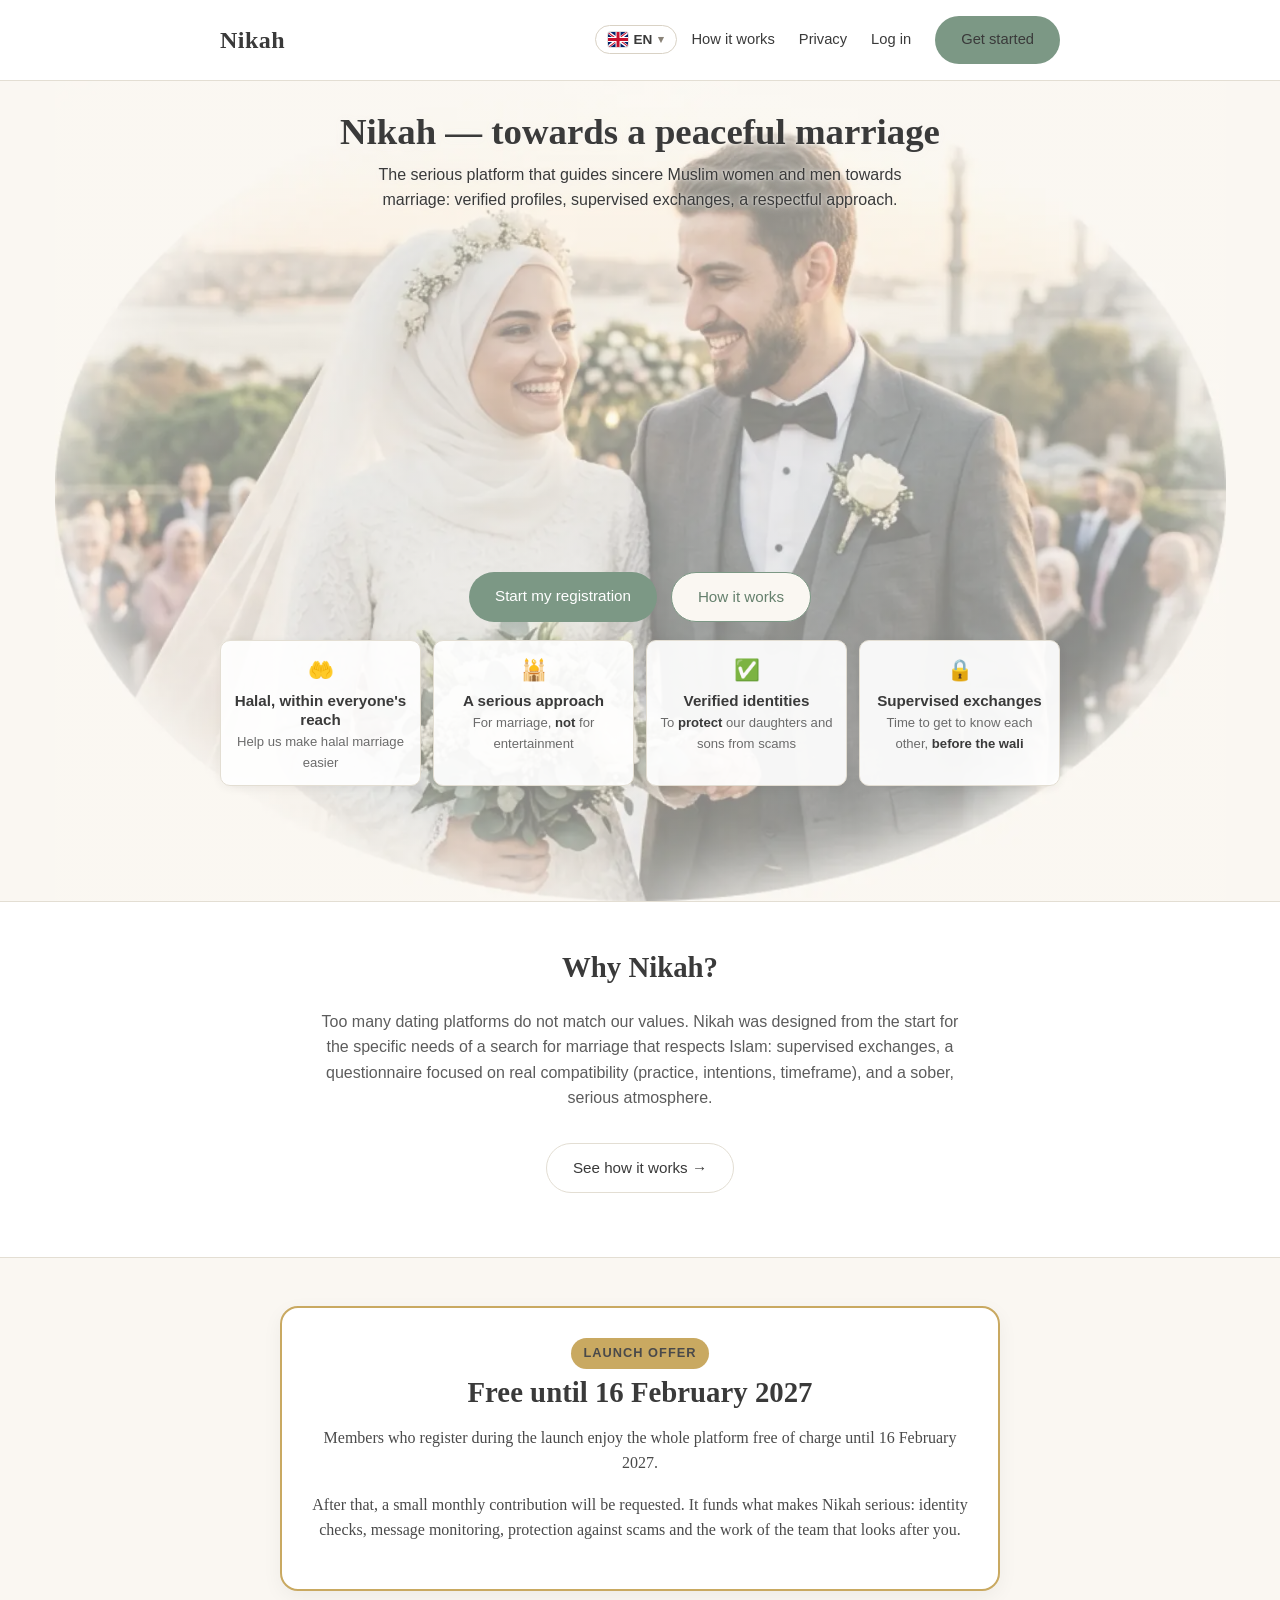
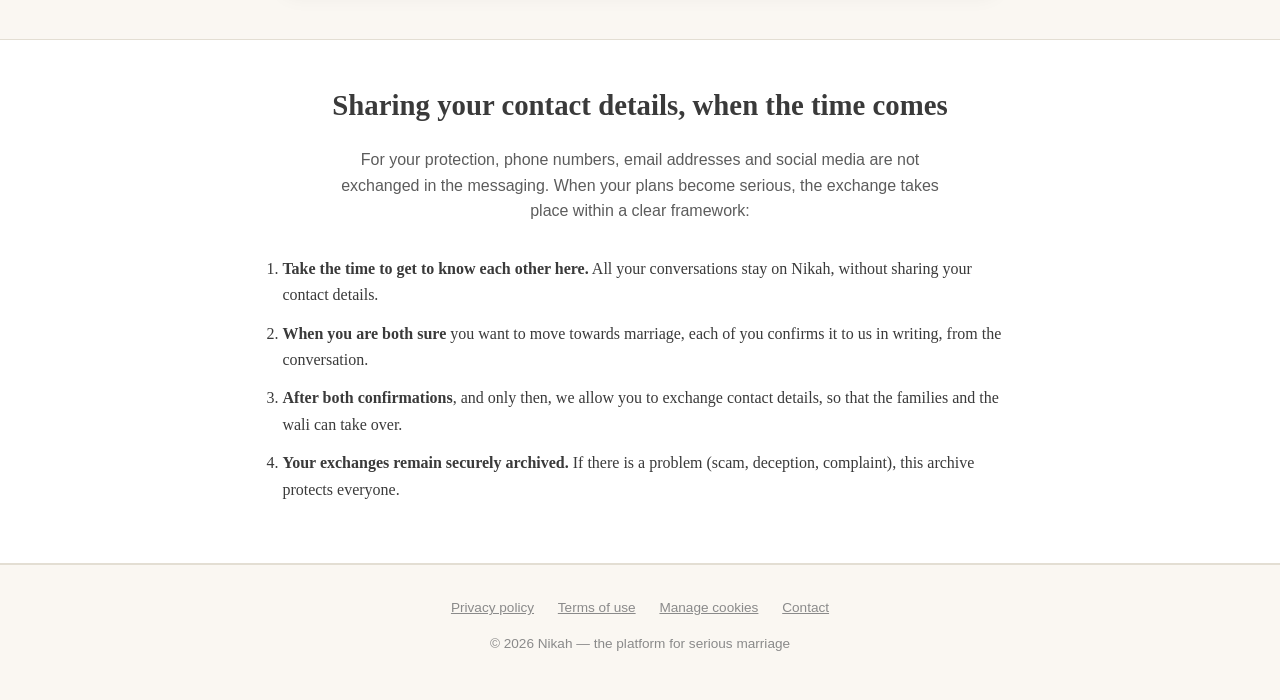
<file: index.html>
<!DOCTYPE html>
<html lang="fr">
<head>
<meta charset="UTF-8">
<meta name="viewport" content="width=device-width, initial-scale=1.0">
<title>Nikah — vers un mariage apaisé</title>
<meta name="description" content="Nikah est la plateforme non lucrative qui accompagne les musulmanes et musulmans sincères dans une recherche de mariage sérieuse, encadrée et respectueuse.">
<link rel="stylesheet" href="css/style.css?v=20261017e">
</head>
<body>

<header class="site-header">
  <div class="container">
    <a href="index.html" class="logo">Nikah</a>
    <nav class="site-nav">
      <a href="comment-ca-marche.html">Comment ça marche</a>
      <a href="confidentialite.html">Confidentialité</a>
      <a href="connexion.html">Se connecter</a>
      <a href="inscription.html" class="btn btn-primary">Commencer</a>
    </nav>
  </div>
</header>

<section class="hero">
  <div class="container">
    <h1>Nikah — vers un mariage apaisé</h1>
    <p class="soustitre">La plateforme sérieuse qui accompagne les musulmanes et musulmans sincères vers le mariage : des profils vérifiés, des échanges encadrés, une démarche respectueuse.</p>
    <div class="hero-actions">
      <a href="inscription.html" class="btn btn-primary">Commencer mon inscription</a>
      <a href="comment-ca-marche.html" class="btn btn-outline">Comment ça marche</a>
    </div>

    <div class="reassurance">
      <div class="carte">
        <span class="emoji">🤲</span>
        <h3>Le halal, à la portée de tous</h3>
        <p>Aidez-nous à faciliter le mariage halal</p>
      </div>
      <div class="carte">
        <span class="emoji">🕌</span>
        <h3>Démarche sérieuse</h3>
        <p>Pour le mariage, <strong>pas</strong> pour le divertissement</p>
      </div>
      <div class="carte">
        <span class="emoji">✅</span>
        <h3>Identités vérifiées</h3>
        <p>Pour <strong>protéger</strong> nos filles et nos fils des arnaques</p>
      </div>
      <div class="carte">
        <span class="emoji">🔒</span>
        <h3>Échanges encadrés</h3>
        <p>Le temps de se connaître, <strong>avant le wali</strong></p>
      </div>
    </div>
  </div>
</section>

<section class="section alt">
  <div class="container">
    <h2>Pourquoi Nikah ?</h2>
    <p class="lead">Trop de plateformes de rencontre ne correspondent pas à nos valeurs. Nikah a été pensé dès le départ pour répondre aux besoins spécifiques d'une recherche de mariage dans le respect de l'islam : encadrement des échanges, questionnaire axé sur la compatibilité réelle (pratique, intentions, délai), et une ambiance sobre et sérieuse.</p>
    <p style="text-align:center;">
      <a href="comment-ca-marche.html" class="btn btn-ghost">Découvrir comment ça marche →</a>
    </p>
  </div>
</section>

<section class="section">
  <div class="container">
    <div class="offre-lancement">
      <p class="offre-etiquette">Offre de lancement</p>
      <h2>Gratuit jusqu'au 16 février 2027</h2>
      <p>Les membres qui s'inscrivent pendant le lancement profitent de toute la plateforme gratuitement jusqu'au 16 février 2027.</p>
      <p>Ensuite, une petite participation mensuelle sera demandée. Elle finance ce qui fait le sérieux de Nikah : la vérification des identités, le contrôle des messages, la protection contre les arnaques et le travail de l'équipe qui veille sur vous.</p>
    </div>
  </div>
</section>

<section class="section alt">
  <div class="container">
    <h2>Échanger vos coordonnées, le moment venu</h2>
    <p class="lead">Pour votre protection, numéros de téléphone, adresses e-mail et réseaux sociaux ne s'échangent pas dans la messagerie. Lorsque votre projet devient sérieux, l'échange se fait dans un cadre clair :</p>
    <ol class="etapes-contact">
      <li><strong>Prenez le temps de vous connaître ici.</strong> Toutes vos discussions restent sur Nikah, sans donner vos coordonnées.</li>
      <li><strong>Quand vous êtes tous les deux sûrs</strong> de vouloir avancer vers le mariage, chacun de vous nous le confirme par écrit, depuis la conversation.</li>
      <li><strong>Après les deux confirmations</strong>, et seulement à ce moment-là, nous autorisons l'échange de vos coordonnées, pour que les familles et le wali puissent prendre le relais.</li>
      <li><strong>Vos échanges restent archivés</strong> de façon sécurisée. En cas de problème (arnaque, tromperie, plainte), cette archive permet de protéger chacun.</li>
    </ol>
  </div>
</section>

<footer class="site-footer">
  <div class="container">
    <a href="confidentialite.html">Politique de confidentialité</a>
    <a href="conditions.html">Conditions d'utilisation</a>
    <a href="#" data-cookies>Gérer mes cookies</a>
    <a href="contact.html">Contact</a>
    <p style="margin-top:14px;">&copy; 2026 Nikah — la plateforme du mariage sérieux</p>
  </div>
</footer>

<script src="js/cookies.js?v=20261016p"></script>
<script src="js/i18n.js?v=20261017d"></script>
</body>
</html>
</file>
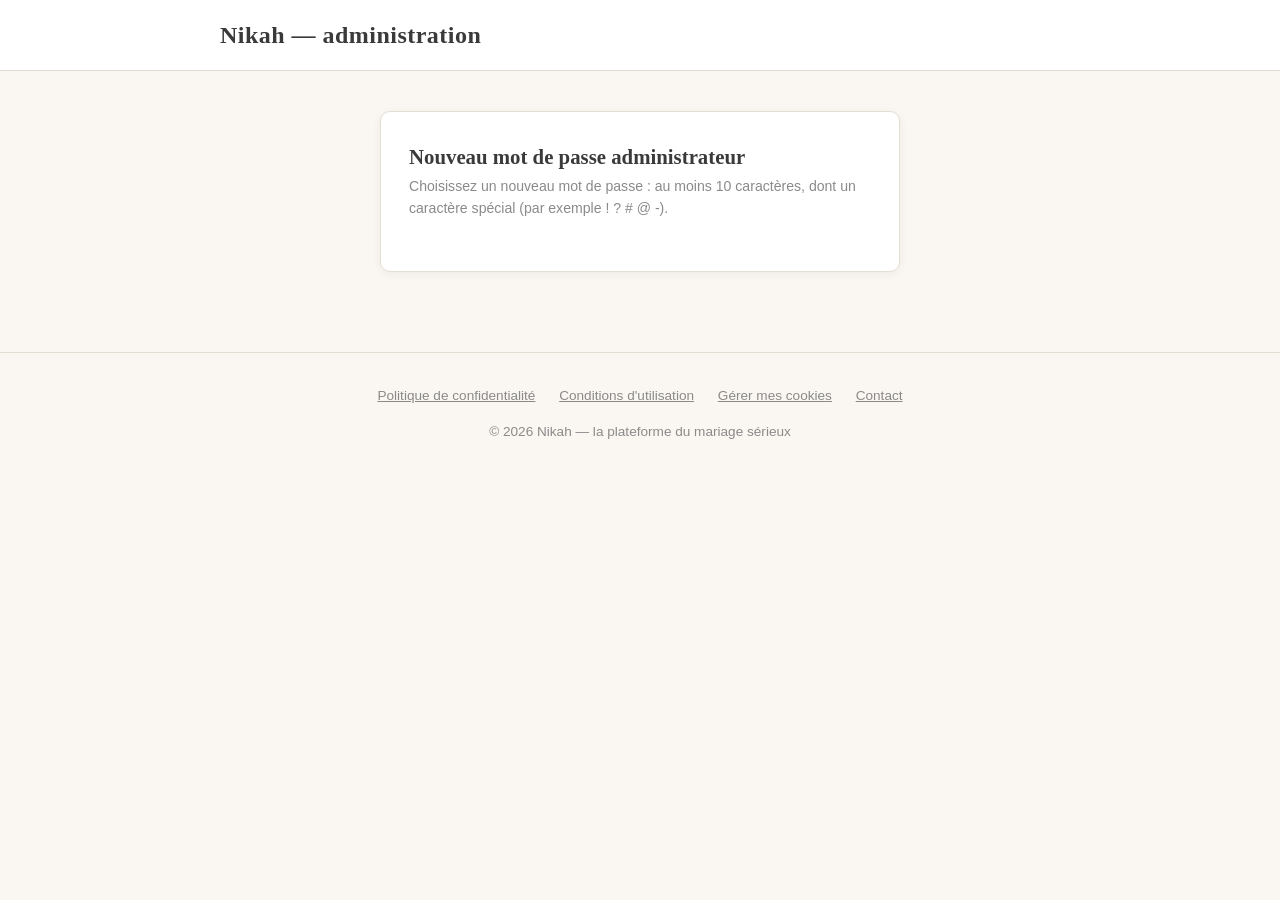
<file: administration-reinitialiser.html>
<!DOCTYPE html>
<html lang="fr">
<head>
<meta charset="UTF-8">
<meta name="viewport" content="width=device-width, initial-scale=1.0">
<title>Nouveau mot de passe administrateur — Nikah</title>
<meta name="robots" content="noindex, nofollow">
<link rel="stylesheet" href="css/style.css?v=20261016a">
</head>
<body>

<header class="site-header">
  <div class="container">
    <span class="logo">Nikah — administration</span>
  </div>
</header>

<main class="questionnaire-wrap">
  <div class="carte-question">
    <h2>Nouveau mot de passe administrateur</h2>
    <p class="aide">Choisissez un nouveau mot de passe : au moins 10 caractères, dont un caractère spécial (par exemple ! ? # @ -).</p>
    <form id="formReset" novalidate>
      <div class="mdp-wrap"><input type="password" id="champMdp" class="champ-texte" placeholder="Nouveau mot de passe" autocomplete="new-password"><button type="button" class="mdp-oeil" data-cible="champMdp" aria-label="Afficher le mot de passe"></button></div>
      <div class="mdp-wrap"><input type="password" id="champMdp2" class="champ-texte" placeholder="Confirmez le mot de passe" autocomplete="new-password"><button type="button" class="mdp-oeil" data-cible="champMdp2" aria-label="Afficher le mot de passe"></button></div>
      <p id="messageErreur" style="color:#a33; font-family:Helvetica,Arial,sans-serif; font-size:0.9rem; margin-top:14px; display:none;"></p>
      <div class="nav-questionnaire">
        <span></span>
        <button type="submit" class="btn btn-primary" id="btnValider">Enregistrer</button>
      </div>
    </form>
    <div id="blocSucces" style="display:none; text-align:center;">
      <p class="aide" style="color:#3d6b4f;">Votre mot de passe a bien été modifié.</p>
      <div class="nav-questionnaire" style="justify-content:center;"><a href="administration.html" class="btn btn-primary">Aller à l'administration</a></div>
    </div>
  </div>
</main>

<footer class="site-footer">
  <div class="container">
    <a href="confidentialite.html">Politique de confidentialité</a>
    <a href="conditions.html">Conditions d'utilisation</a>
    <a href="#" data-cookies>Gérer mes cookies</a>
    <a href="contact.html">Contact</a>
    <p style="margin-top:14px;">&copy; 2026 Nikah — la plateforme du mariage sérieux</p>
  </div>
</footer>

<script src="js/administration-reinitialiser.js?v=20261016a"></script>
<script src="js/cookies.js?v=20261016p"></script>
</body>
</html>
</file>
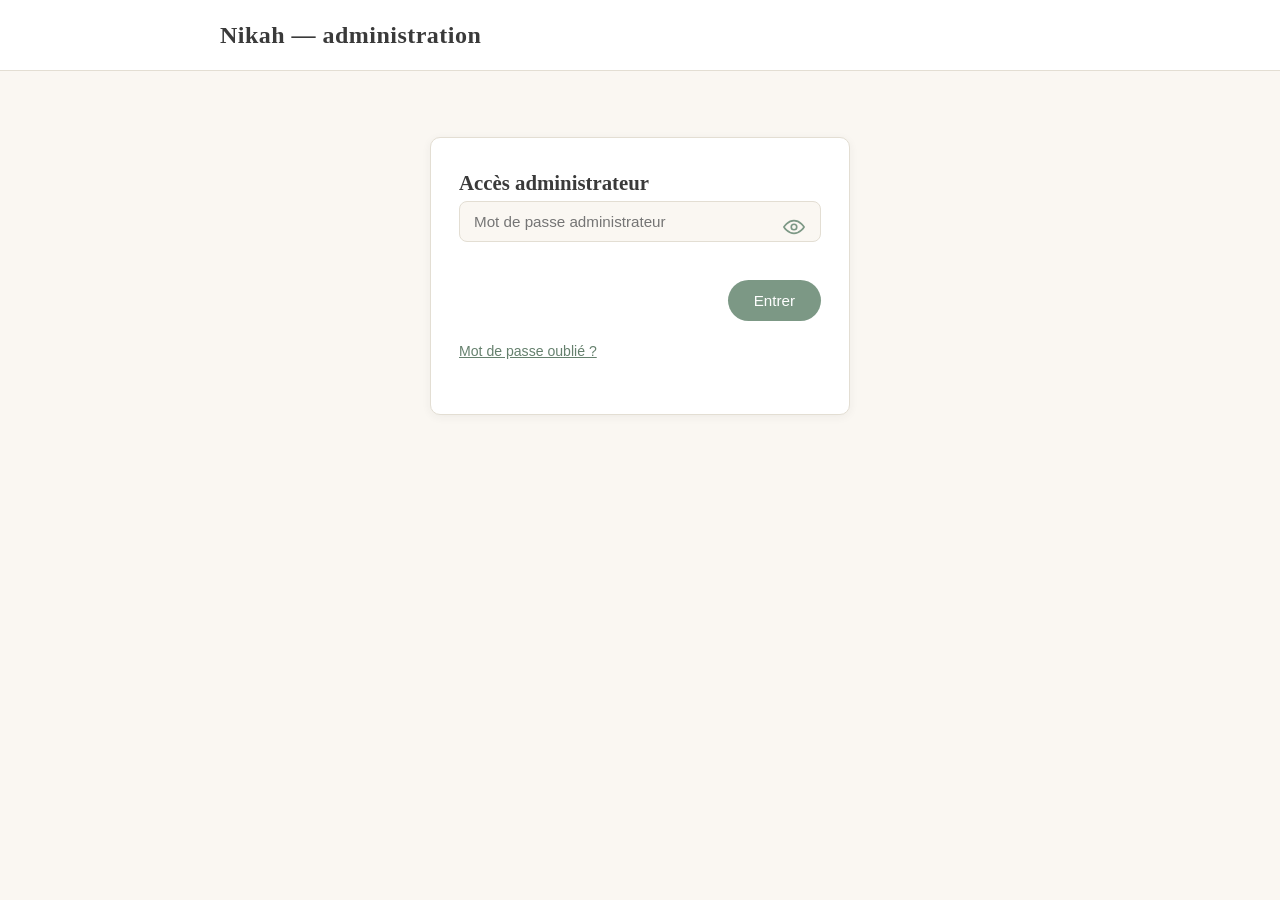
<file: administration.html>
<!DOCTYPE html>
<html lang="fr">
<head>
<meta charset="UTF-8">
<meta name="viewport" content="width=device-width, initial-scale=1.0">
<meta name="robots" content="noindex, nofollow">
<title>Administration — Nikah</title>
<link rel="stylesheet" href="css/style.css?v=20261017e">
</head>
<body>

<header class="site-header">
  <div class="container">
    <span class="logo">Nikah — administration</span>
    <nav class="site-nav"><a href="#" id="btnMdpAdmin" style="display:none;">Mot de passe</a><a href="#" id="btnSortir" style="display:none;">Se déconnecter</a></nav>
  </div>
</header>

<main class="espace">
  <div class="container">
    <div id="blocConnexion" class="carte-question" style="max-width:420px; margin:30px auto;">
      <h2>Accès administrateur</h2>
      <form id="formAdmin" novalidate>
        <div class="mdp-wrap">
          <input type="password" id="champMdpAdmin" class="champ-texte" placeholder="Mot de passe administrateur" autocomplete="current-password">
          <button type="button" class="mdp-oeil" id="oeilAdmin" data-cible="champMdpAdmin" aria-label="Afficher le mot de passe"></button>
        </div>
        <p id="erreurAdmin" style="color:#a33; font-family:Helvetica,Arial,sans-serif; font-size:0.9rem; margin-top:14px; display:none;"></p>
        <div class="nav-questionnaire"><span></span><button type="submit" class="btn btn-primary" id="btnAdmin">Entrer</button></div>
      </form>
      <p class="aide" style="margin-top:1.4em;"><a href="#" id="lienOubliAdmin">Mot de passe oublié ?</a></p>
      <p id="okOubliAdmin" style="color:#3d6b4f; font-family:Helvetica,Arial,sans-serif; font-size:0.95rem; margin-top:10px; display:none; background:#eef3ef; padding:12px; border-radius:8px;"></p>
    </div>

    <div id="blocOnglets" class="admin-onglets" style="display:none;">
      <button type="button" id="ongletProfils" class="actif">Profils</button>
      <button type="button" id="ongletMessages">Messages à contrôler</button>
      <button type="button" id="ongletApprouves">Messages approuvés</button>
      <button type="button" id="ongletRefuses">Messages refusés</button>
      <button type="button" id="ongletRetenus">Messages retenus</button>
      <button type="button" id="ongletSignalements">Signalements</button>
    </div>

    <div id="blocMessagesAdmin" style="display:none;">
      <h1 id="titreMessages">Messages à contrôler</h1>
      <p class="aide" id="resumeMessages"></p>
      <div id="listeMessagesAdmin" class="admin-liste"></div>
    </div>

    <div id="blocListe" style="display:none;">
      <h1>Profils inscrits</h1>
      <p class="aide" id="resumeAdmin"></p>
      <div id="listeAdmin" class="admin-liste"></div>
    </div>
  </div>
</main>

<div id="fenetreMdpAdmin" class="fenetre-chat" hidden>
  <div class="fenetre-chat-fond" data-fermer-mdp></div>
  <div class="fenetre-chat-boite" role="dialog" aria-labelledby="titreMdpAdmin">
    <div class="fenetre-chat-entete" style="display:flex; justify-content:space-between; align-items:center;">
      <strong id="titreMdpAdmin">Changer le mot de passe administrateur</strong>
      <button type="button" class="fenetre-chat-fermer" data-fermer-mdp aria-label="Fermer" style="background:none;border:0;font-size:1.4rem;cursor:pointer;">×</button>
    </div>
    <p class="aide" style="font-size:0.88rem;">Au moins 10 caractères, dont un caractère spécial. Un e-mail de confirmation sera envoyé à l'adresse de l'administrateur.</p>
    <form id="formMdpAdmin" novalidate>
      <div class="mdp-wrap"><input type="password" id="mdpAdminActuel" class="champ-texte" placeholder="Mot de passe actuel" autocomplete="current-password"><button type="button" class="mdp-oeil" data-cible="mdpAdminActuel" aria-label="Afficher le mot de passe"></button></div>
      <div class="mdp-wrap"><input type="password" id="mdpAdminNouveau" class="champ-texte" placeholder="Nouveau mot de passe" autocomplete="new-password"><button type="button" class="mdp-oeil" data-cible="mdpAdminNouveau" aria-label="Afficher le mot de passe"></button></div>
      <div class="mdp-wrap"><input type="password" id="mdpAdminNouveau2" class="champ-texte" placeholder="Confirmez le nouveau mot de passe" autocomplete="new-password"><button type="button" class="mdp-oeil" data-cible="mdpAdminNouveau2" aria-label="Afficher le mot de passe"></button></div>
      <p id="mdpAdminMessage" class="compte-message"></p>
      <div class="compte-actions"><button type="submit" class="btn btn-primary" id="btnMdpAdminValider">Enregistrer</button></div>
    </form>
  </div>
</div>

<script src="js/administration.js?v=20261017a"></script>
</body>
</html>
</file>
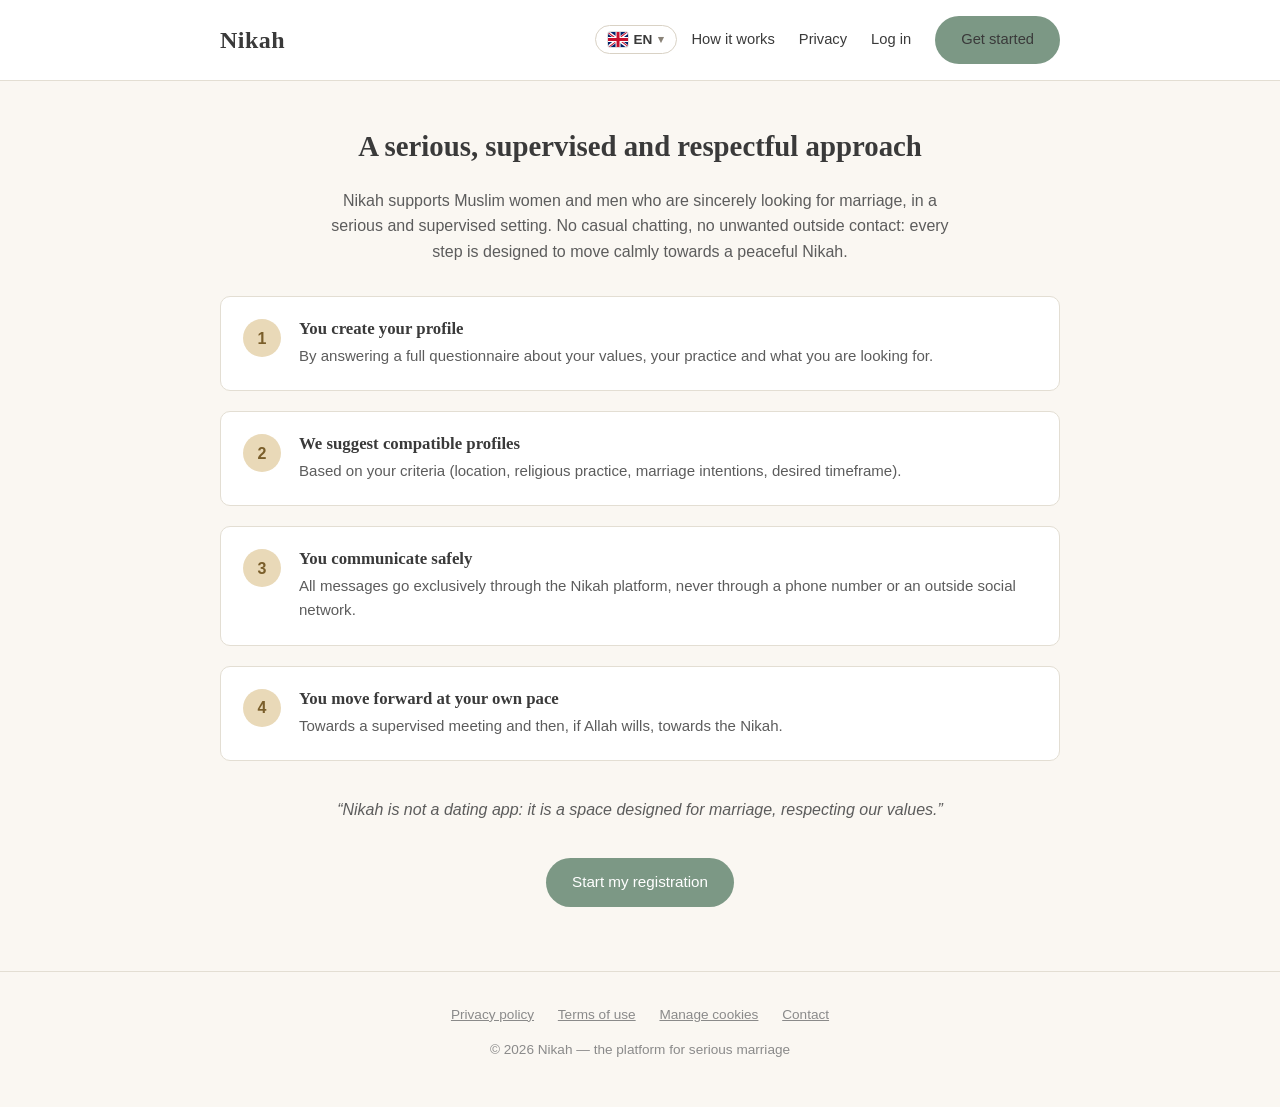
<file: comment-ca-marche.html>
<!DOCTYPE html>
<html lang="fr">
<head>
<meta charset="UTF-8">
<meta name="viewport" content="width=device-width, initial-scale=1.0">
<title>Comment ça marche — Nikah</title>
<link rel="stylesheet" href="css/style.css?v=20261017e">
</head>
<body>

<header class="site-header">
  <div class="container">
    <a href="index.html" class="logo">Nikah</a>
    <nav class="site-nav">
      <a href="comment-ca-marche.html">Comment ça marche</a>
      <a href="confidentialite.html">Confidentialité</a>
      <a href="connexion.html">Se connecter</a>
      <a href="inscription.html" class="btn btn-primary">Commencer</a>
    </nav>
  </div>
</header>

<section class="section">
  <div class="container">
    <h2>Une démarche sérieuse, encadrée, respectueuse</h2>
    <p class="lead">Nikah accompagne les musulmanes et musulmans sincèrement engagés dans une recherche de mariage, dans un cadre sérieux et encadré. Pas de discussion informelle, pas de contact extérieur non souhaité : chaque étape est pensée pour avancer sereinement vers un Nikah apaisé.</p>

    <div class="etapes">
      <div class="etape-carte">
        <div class="etape-numero">1</div>
        <div>
          <h3>Vous créez votre profil</h3>
          <p>En répondant à un questionnaire complet sur vos valeurs, votre pratique et ce que vous recherchez.</p>
        </div>
      </div>
      <div class="etape-carte">
        <div class="etape-numero">2</div>
        <div>
          <h3>Nous vous proposons des profils compatibles</h3>
          <p>Selon vos critères (lieu, pratique religieuse, intentions de mariage, délai souhaité).</p>
        </div>
      </div>
      <div class="etape-carte">
        <div class="etape-numero">3</div>
        <div>
          <h3>Vous échangez en toute sécurité</h3>
          <p>Tous les messages passent exclusivement par la plateforme Nikah, jamais par un numéro de téléphone ou un réseau social externe.</p>
        </div>
      </div>
      <div class="etape-carte">
        <div class="etape-numero">4</div>
        <div>
          <h3>Vous avancez à votre rythme</h3>
          <p>Vers une rencontre encadrée, puis, si Allah le veut, vers le Nikah.</p>
        </div>
      </div>
    </div>

    <p class="clore">« Nikah n'est pas une application de rencontre : c'est un espace pensé pour le mariage, dans le respect de nos valeurs. »</p>

    <p style="text-align:center; margin-top:36px;">
      <a href="inscription.html" class="btn btn-primary">Commencer mon inscription</a>
    </p>
  </div>
</section>

<footer class="site-footer">
  <div class="container">
    <a href="confidentialite.html">Politique de confidentialité</a>
    <a href="conditions.html">Conditions d'utilisation</a>
    <a href="#" data-cookies>Gérer mes cookies</a>
    <a href="contact.html">Contact</a>
    <p style="margin-top:14px;">&copy; 2026 Nikah — la plateforme du mariage sérieux</p>
  </div>
</footer>

<script src="js/cookies.js?v=20261016p"></script>
<script src="js/i18n.js?v=20261017d"></script>
</body>
</html>
</file>
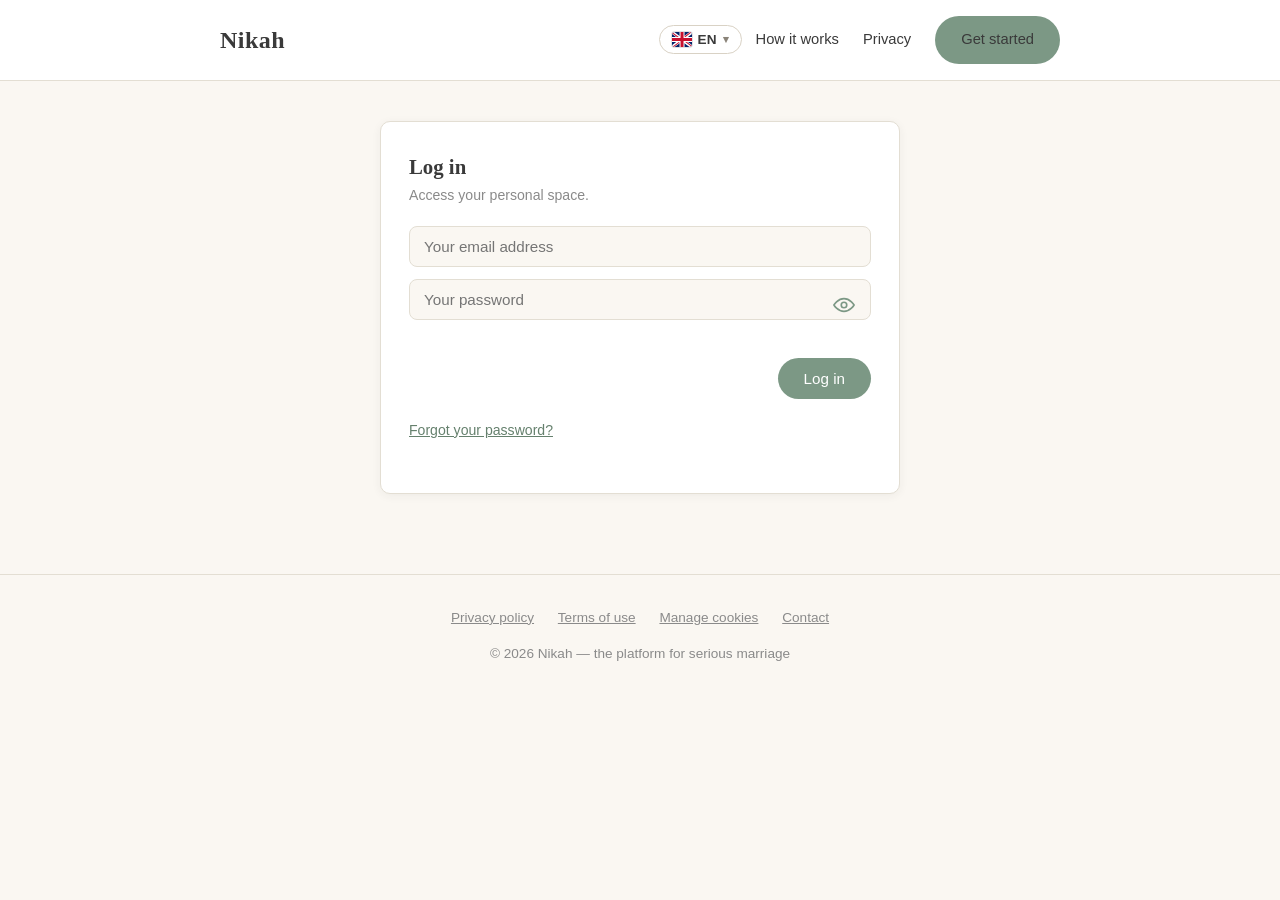
<file: compte.html>
<!DOCTYPE html>
<html lang="fr">
<head>
<meta charset="UTF-8">
<meta name="viewport" content="width=device-width, initial-scale=1.0">
<meta name="robots" content="noindex">
<title>Mon compte — Nikah</title>
<link rel="stylesheet" href="css/style.css?v=20261017e">
</head>
<body>

<header class="site-header">
  <div class="container">
    <a href="membre.html" class="logo">Nikah</a>
    <nav class="site-nav">
      <a href="membre.html">Mon espace</a>
      <a href="messages.html">Messages</a>
      <a href="#" id="btnDeconnexion">Se déconnecter</a>
    </nav>
  </div>
</header>

<main class="espace">
  <div class="container compte-wrap">
    <p id="chargement" class="aide" style="text-align:center; padding:60px 0;">Chargement…</p>
    <div id="contenu" style="display:none;">
      <h1>Mon compte</h1>

      <section class="compte-carte">
        <h2>Mes critères de recherche</h2>
        <p class="aide">Choisissez l'âge de la personne que vous recherchez. Les profils proposés dans « Mon espace » seront mis à jour.</p>
        <form id="formCriteres" novalidate>
          <div class="compte-ages">
            <label>De <select id="ageMin" class="champ-texte"></select></label>
            <label>à <select id="ageMax" class="champ-texte"></select></label>
            <span>ans</span>
          </div>
          <p id="criteresMessage" class="compte-message"></p>
          <div class="compte-actions"><button type="submit" class="btn btn-primary" id="btnCriteres">Enregistrer mes critères</button></div>
        </form>
      </section>

      <section class="compte-carte">
        <h2>Changer mon mot de passe</h2>
        <p class="aide">Le nouveau mot de passe doit contenir au moins 10 caractères, dont un caractère spécial (par exemple ! ? # @ -). Un e-mail de confirmation vous sera envoyé.</p>
        <form id="formMdp" novalidate>
          <div class="mdp-wrap"><input type="password" id="mdpActuel" class="champ-texte" placeholder="Mot de passe actuel" autocomplete="current-password"><button type="button" class="mdp-oeil" data-cible="mdpActuel" aria-label="Afficher le mot de passe"></button></div>
          <div class="mdp-wrap"><input type="password" id="mdpNouveau" class="champ-texte" placeholder="Nouveau mot de passe" autocomplete="new-password"><button type="button" class="mdp-oeil" data-cible="mdpNouveau" aria-label="Afficher le mot de passe"></button></div>
          <div class="mdp-wrap"><input type="password" id="mdpNouveau2" class="champ-texte" placeholder="Confirmez le nouveau mot de passe" autocomplete="new-password"><button type="button" class="mdp-oeil" data-cible="mdpNouveau2" aria-label="Afficher le mot de passe"></button></div>
          <p id="mdpMessage" class="compte-message"></p>
          <div class="compte-actions"><button type="submit" class="btn btn-primary" id="btnMdp">Enregistrer le nouveau mot de passe</button></div>
        </form>
      </section>

      <section class="compte-carte compte-danger">
        <h2>Supprimer mon compte</h2>
        <p class="aide">Votre profil, vos photos, vos documents et vos critères de recherche seront effacés. Vous n'apparaîtrez plus dans les recherches et plus personne ne pourra vous écrire. <b>Cette action est définitive.</b></p>
        <p class="aide">Pour la protection des membres, vos conversations restent dans une archive sécurisée pendant deux ans, puis sont supprimées (voir la <a href="confidentialite.html">politique de confidentialité</a>).</p>
        <form id="formSuppr" novalidate>
          <div class="mdp-wrap"><input type="password" id="mdpSuppr" class="champ-texte" placeholder="Votre mot de passe" autocomplete="current-password"><button type="button" class="mdp-oeil" data-cible="mdpSuppr" aria-label="Afficher le mot de passe"></button></div>
          <label class="compte-case"><input type="checkbox" id="caseSuppr"> <span>Je comprends que la suppression de mon compte est définitive.</span></label>
          <p id="supprMessage" class="compte-message"></p>
          <div class="compte-actions"><button type="submit" class="btn btn-danger" id="btnSuppr">Supprimer définitivement mon compte</button></div>
        </form>
      </section>
    </div>

    <div id="blocSupprime" class="compte-carte" style="display:none; text-align:center;">
      <h2>Votre compte a été supprimé</h2>
      <p class="aide">Un e-mail de confirmation vous a été envoyé. Merci d'avoir fait confiance à Nikah. Que Allah facilite votre chemin.</p>
      <div class="compte-actions" style="justify-content:center;"><a href="index.html" class="btn btn-primary">Retour à l'accueil</a></div>
    </div>
  </div>
</main>

<footer class="site-footer">
  <div class="container">
    <a href="confidentialite.html">Politique de confidentialité</a>
    <a href="conditions.html">Conditions d'utilisation</a>
    <a href="#" data-cookies>Gérer mes cookies</a>
    <a href="contact.html">Contact</a>
    <p style="margin-top:14px;">&copy; 2026 Nikah — la plateforme du mariage sérieux</p>
  </div>
</footer>

<script src="js/compte.js?v=20261017b"></script>
<script src="js/cookies.js?v=20261016p"></script>
<script src="js/i18n.js?v=20261017d"></script>
</body>
</html>
</file>
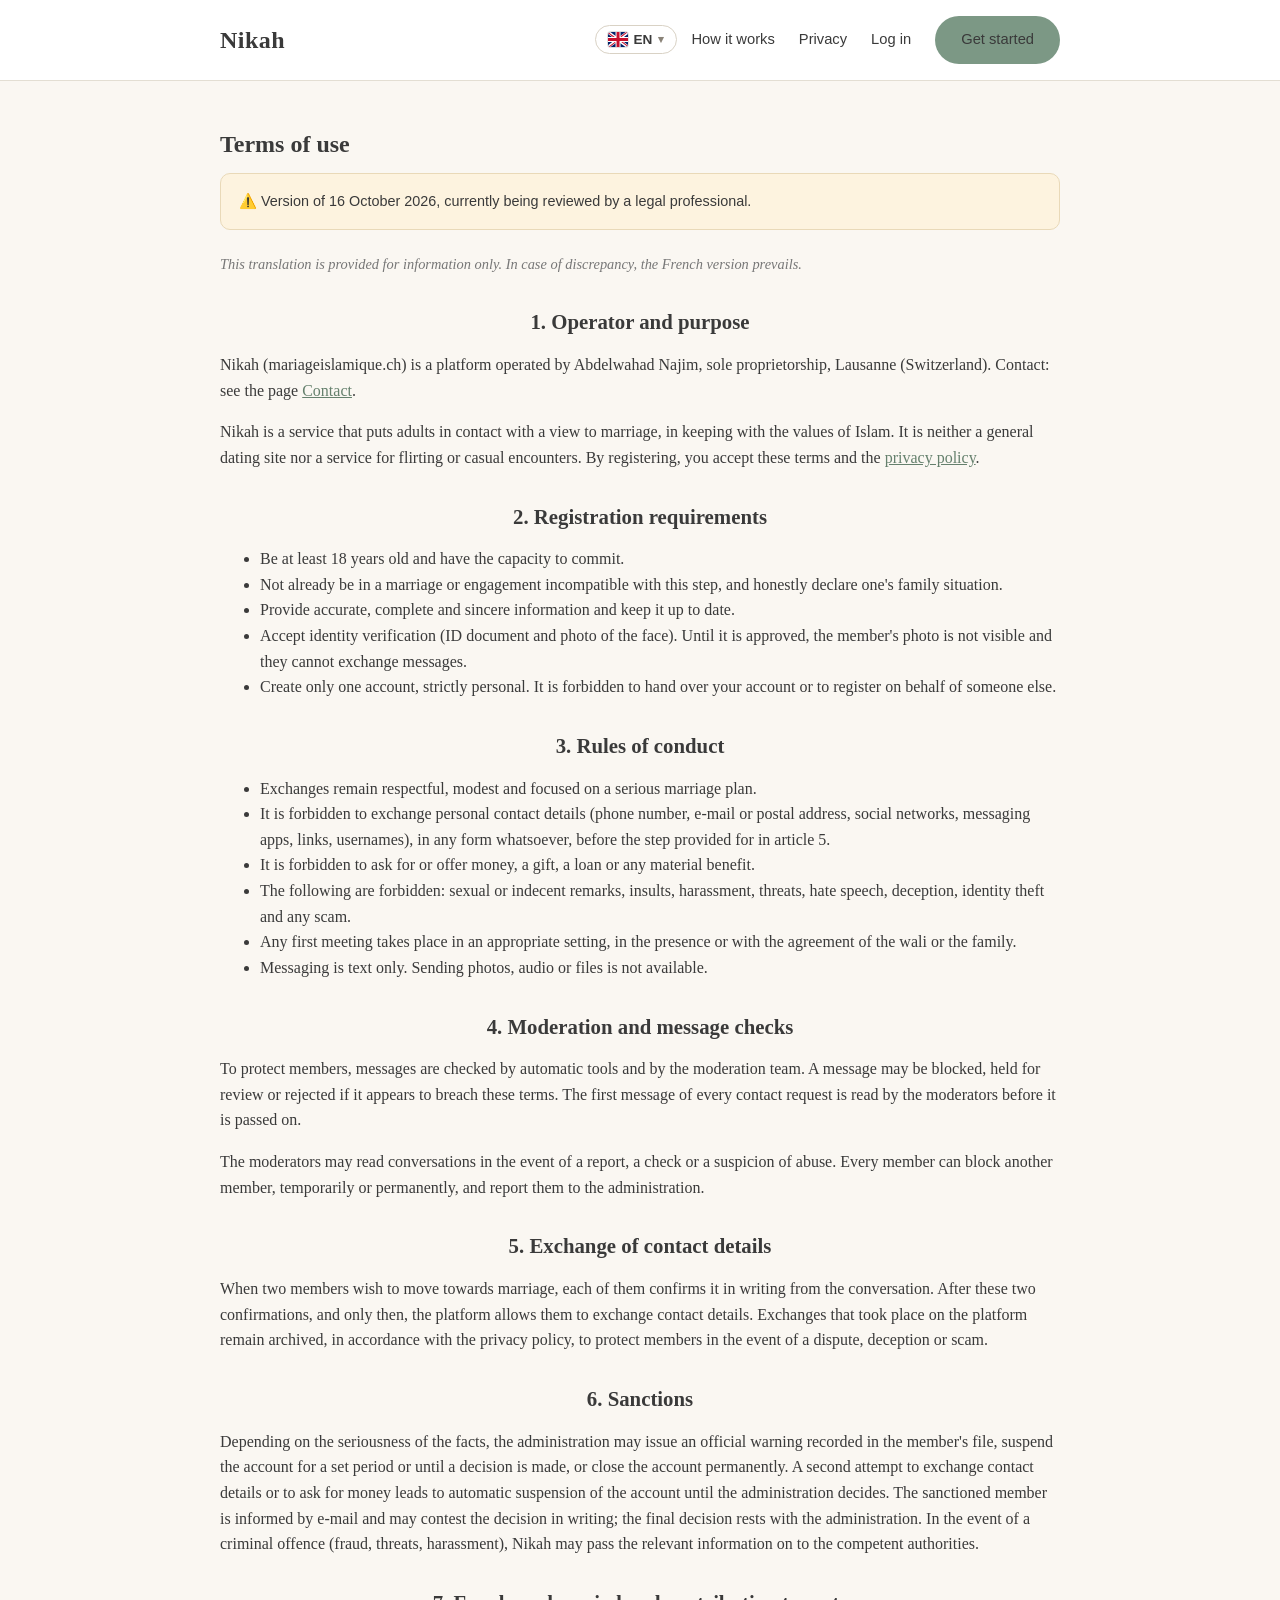
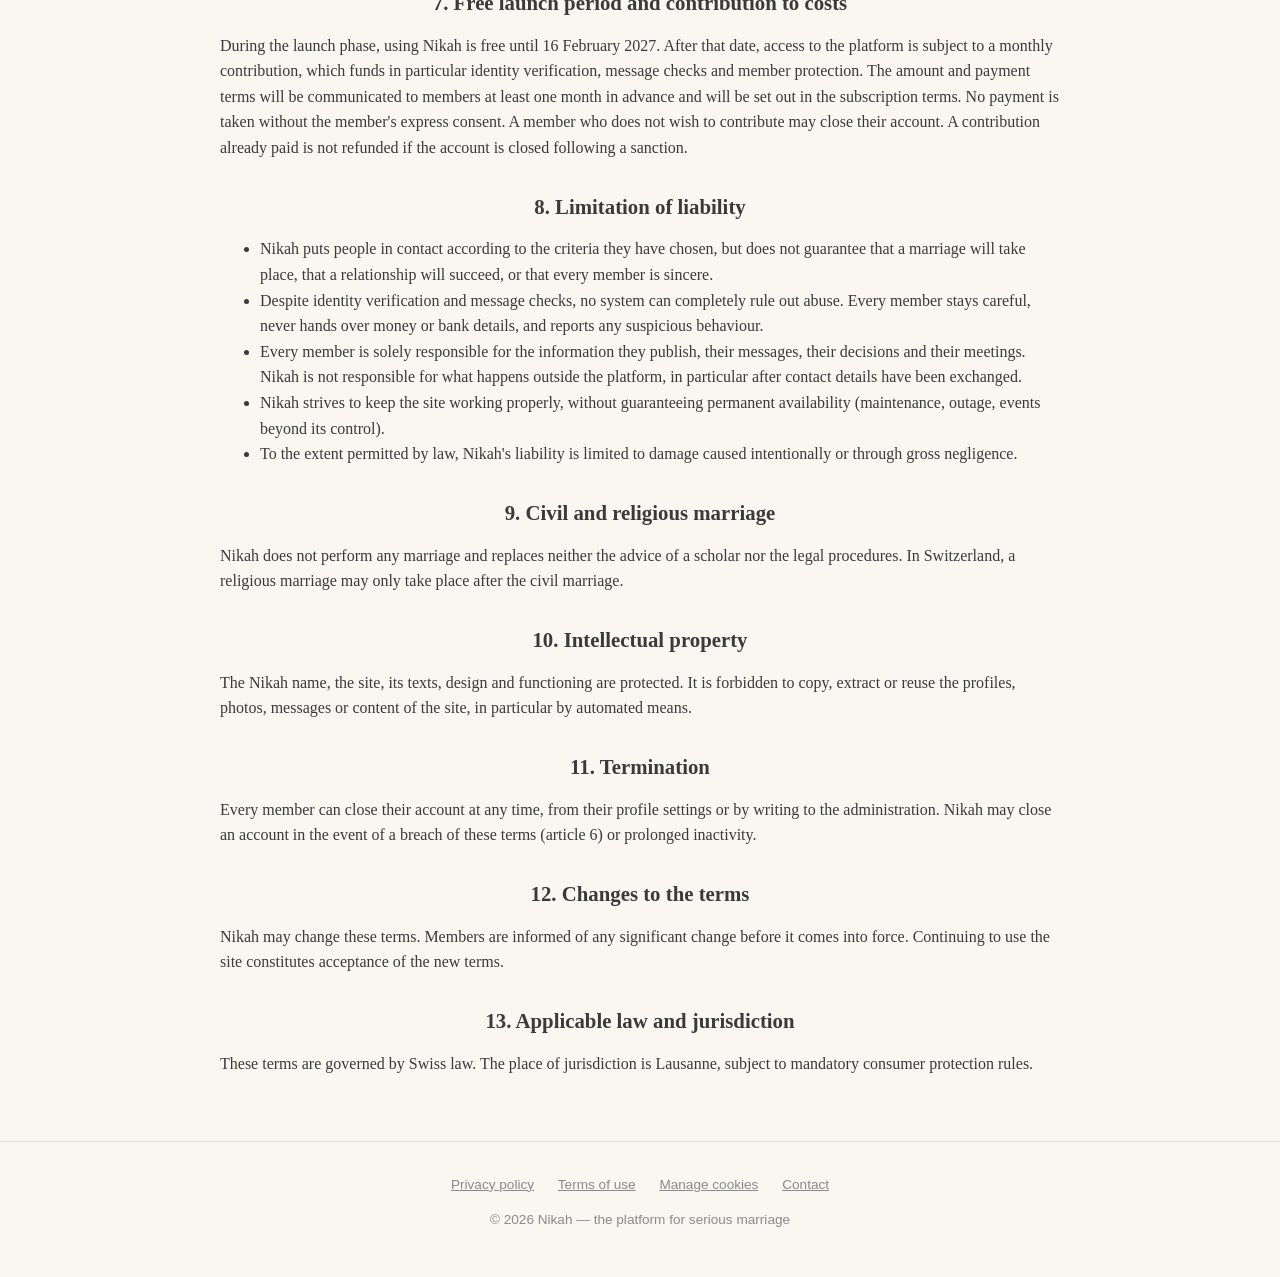
<file: conditions.html>
<!DOCTYPE html>
<html lang="fr">
<head>
<meta charset="UTF-8">
<meta name="viewport" content="width=device-width, initial-scale=1.0">
<title>Conditions d'utilisation — Nikah</title>
<link rel="stylesheet" href="css/style.css?v=20261017e">
</head>
<body>

<header class="site-header">
  <div class="container">
    <a href="index.html" class="logo">Nikah</a>
    <nav class="site-nav">
      <a href="comment-ca-marche.html">Comment ça marche</a>
      <a href="confidentialite.html">Confidentialité</a>
      <a href="connexion.html">Se connecter</a>
      <a href="inscription.html" class="btn btn-primary">Commencer</a>
    </nav>
  </div>
</header>

<section class="section legal">
  <div class="container">
    <h1>Conditions d'utilisation</h1>

    <div class="avertissement">
      ⚠️ Version du 16 octobre 2026, en cours de validation par un professionnel du droit.
    </div>
    <p class="note-langue">Traduction fournie à titre indicatif. En cas de divergence, la version française fait foi.</p>

    <h2>1. Exploitant et objet</h2>
    <p>Nikah (mariageislamique.ch) est une plateforme exploitée par Abdelwahad Najim, raison individuelle, Lausanne (Suisse). Contact : voir la page <a href="contact.html">Contact</a>.</p>
    <p>Nikah est un service de mise en relation de personnes majeures en vue d'un mariage, dans le respect des valeurs de l'islam. Ce n'est ni un site de rencontres généraliste, ni un service de flirt ou de rencontres occasionnelles. En vous inscrivant, vous acceptez les présentes conditions et la <a href="confidentialite.html">politique de confidentialité</a>.</p>

    <h2>2. Conditions d'inscription</h2>
    <ul>
      <li>Être âgé(e) d'au moins 18 ans et avoir la capacité de s'engager.</li>
      <li>Ne pas être déjà engagé(e) dans un mariage ou des fiançailles incompatibles avec la démarche, et déclarer honnêtement sa situation familiale.</li>
      <li>Fournir des informations exactes, complètes et sincères, et les tenir à jour.</li>
      <li>Accepter la vérification d'identité (pièce d'identité et photo du visage). Tant qu'elle n'est pas validée, la photo du membre n'est pas visible et il ne peut pas échanger.</li>
      <li>Ne créer qu'un seul compte, strictement personnel. Il est interdit de céder son compte ou de s'inscrire pour une autre personne.</li>
    </ul>

    <h2>3. Règles de conduite</h2>
    <ul>
      <li>Les échanges restent respectueux, pudiques et tournés vers un projet de mariage sérieux.</li>
      <li>Il est interdit d'échanger des coordonnées personnelles (numéro de téléphone, adresse e-mail ou postale, réseaux sociaux, messageries, liens, pseudonymes), sous quelque forme que ce soit, avant l'étape prévue à l'article 5.</li>
      <li>Il est interdit de demander ou de proposer de l'argent, un cadeau, un prêt ou tout avantage matériel.</li>
      <li>Sont interdits : les propos sexuels ou indécents, les insultes, le harcèlement, les menaces, les propos haineux, la tromperie, l'usurpation d'identité et toute arnaque.</li>
      <li>Toute première rencontre se fait dans un cadre approprié, en présence ou avec l'accord du wali ou de la famille.</li>
      <li>La messagerie est exclusivement écrite. L'envoi de photos, d'audios ou de fichiers n'y est pas proposé.</li>
    </ul>

    <h2>4. Modération et contrôle des messages</h2>
    <p>Pour protéger les membres, les messages sont contrôlés par des outils automatiques et par l'équipe de modération. Un message peut être bloqué, retenu pour vérification ou refusé s'il paraît contraire aux présentes conditions. Le premier message de chaque demande de contact est lu par la modération avant d'être transmis.</p>
    <p>La modération peut consulter les conversations en cas de signalement, de contrôle ou de soupçon d'abus. Chaque membre peut bloquer un autre membre, temporairement ou définitivement, et le signaler à l'administration.</p>

    <h2>5. Échange de coordonnées</h2>
    <p>Lorsque deux membres souhaitent avancer vers le mariage, chacun le confirme par écrit depuis la conversation. Après ces deux confirmations, et seulement à ce moment-là, la plateforme autorise l'échange de leurs coordonnées. Les échanges intervenus sur la plateforme restent archivés, conformément à la politique de confidentialité, afin de protéger les membres en cas de litige, de tromperie ou d'arnaque.</p>

    <h2>6. Sanctions</h2>
    <p>Selon la gravité des faits, l'administration peut adresser un avertissement officiel inscrit au dossier du membre, suspendre son compte pour une durée déterminée ou jusqu'à décision, ou fermer définitivement son compte. Une deuxième tentative d'échanger des coordonnées ou de demander de l'argent entraîne la suspension automatique du compte jusqu'à décision de l'administration. Le membre sanctionné est informé par e-mail et peut contester la décision par écrit ; la décision finale appartient à l'administration. En cas d'infraction pénale (escroquerie, menaces, harcèlement), Nikah peut transmettre les informations utiles aux autorités compétentes.</p>

    <h2>7. Gratuité de lancement et participation aux frais</h2>
    <p>Pendant la phase de lancement, l'utilisation de Nikah est gratuite jusqu'au 16 février 2027. Après cette date, l'accès à la plateforme est soumis à une participation mensuelle, qui finance notamment la vérification des identités, le contrôle des messages et la protection des membres. Le montant et les modalités de paiement sont communiqués aux membres au moins un mois à l'avance et figureront dans les conditions d'abonnement. Aucun paiement n'est prélevé sans l'accord exprès du membre. Un membre qui ne souhaite pas participer peut fermer son compte. Une participation déjà payée n'est pas remboursée en cas de fermeture du compte suite à une sanction.</p>

    <h2>8. Limites de responsabilité</h2>
    <ul>
      <li>Nikah met en relation des personnes selon les critères qu'elles ont choisis, mais ne garantit ni la conclusion d'un mariage, ni la réussite d'une relation, ni la sincérité de chaque membre.</li>
      <li>Malgré la vérification des identités et le contrôle des messages, aucun système ne peut exclure totalement les abus. Chaque membre reste prudent, ne communique jamais d'argent ni de données bancaires et signale tout comportement suspect.</li>
      <li>Chaque membre est seul responsable des informations qu'il publie, de ses messages, de ses décisions et de ses rencontres. Nikah n'est pas responsable de ce qui se passe en dehors de la plateforme, notamment après l'échange de coordonnées.</li>
      <li>Nikah s'efforce d'assurer le bon fonctionnement du site, sans garantir une disponibilité permanente (maintenance, panne, événement hors de son contrôle).</li>
      <li>Dans les limites autorisées par la loi, la responsabilité de Nikah est limitée aux dommages causés intentionnellement ou par négligence grave.</li>
    </ul>

    <h2>9. Mariage civil et religieux</h2>
    <p>Nikah ne célèbre aucun mariage et ne remplace ni l'avis d'un savant ni les démarches légales. En Suisse, le mariage religieux ne peut être célébré qu'après le mariage civil.</p>

    <h2>10. Propriété intellectuelle</h2>
    <p>Le nom Nikah, le site, ses textes, son graphisme et son fonctionnement sont protégés. Il est interdit de copier, d'extraire ou de réutiliser les profils, photos, messages ou contenus du site, notamment par des moyens automatiques.</p>

    <h2>11. Résiliation</h2>
    <p>Chaque membre peut fermer son compte à tout moment, depuis les paramètres de son profil ou en écrivant à l'administration. Nikah peut fermer un compte en cas de manquement aux présentes conditions (article 6) ou d'inactivité prolongée.</p>

    <h2>12. Modification des conditions</h2>
    <p>Nikah peut modifier les présentes conditions. Les membres sont informés de toute modification importante avant son entrée en vigueur. La poursuite de l'utilisation du site vaut acceptation des nouvelles conditions.</p>

    <h2>13. Droit applicable et for</h2>
    <p>Les présentes conditions sont soumises au droit suisse. Le for est à Lausanne, sous réserve des règles impératives protégeant les consommateurs.</p>
  </div>
</section>

<footer class="site-footer">
  <div class="container">
    <a href="confidentialite.html">Politique de confidentialité</a>
    <a href="conditions.html">Conditions d'utilisation</a>
    <a href="#" data-cookies>Gérer mes cookies</a>
    <a href="contact.html">Contact</a>
    <p style="margin-top:14px;">&copy; 2026 Nikah — la plateforme du mariage sérieux</p>
  </div>
</footer>

<script src="js/cookies.js?v=20261016p"></script>
<script src="js/i18n.js?v=20261017d"></script>
</body>
</html>
</file>
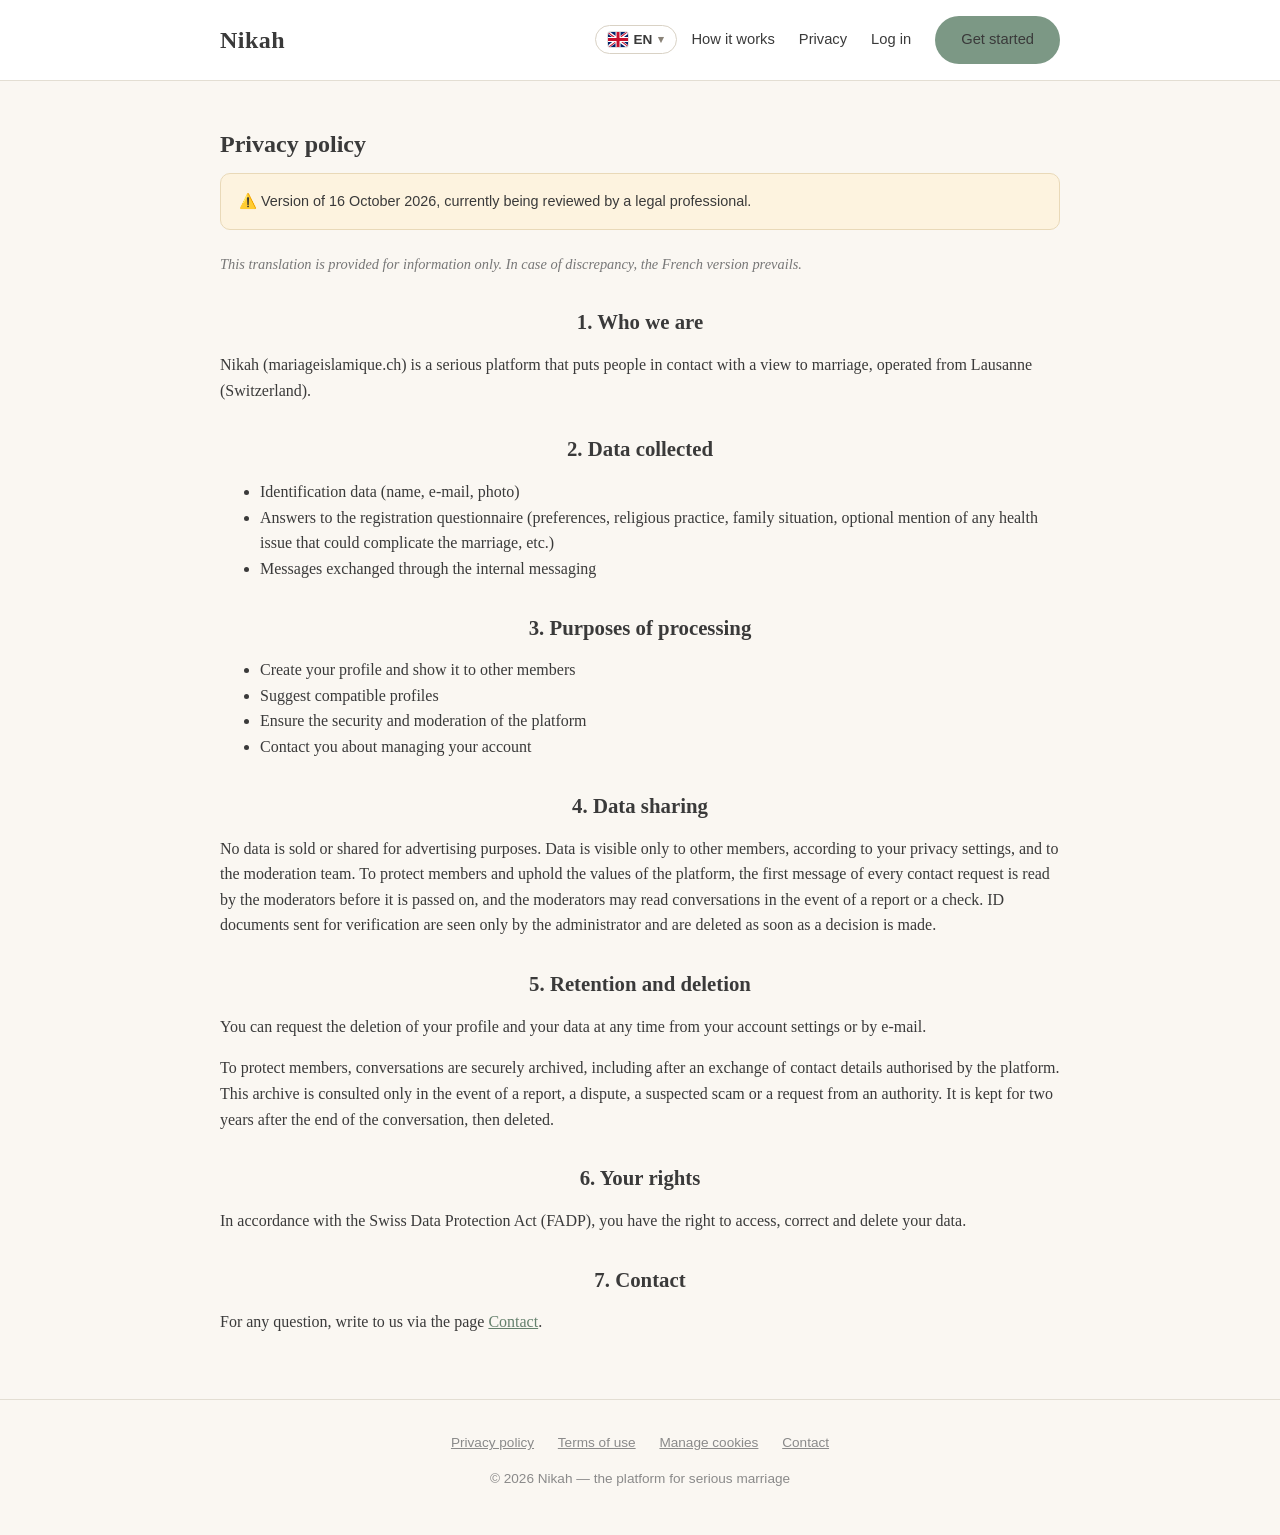
<file: confidentialite.html>
<!DOCTYPE html>
<html lang="fr">
<head>
<meta charset="UTF-8">
<meta name="viewport" content="width=device-width, initial-scale=1.0">
<title>Politique de confidentialité — Nikah</title>
<link rel="stylesheet" href="css/style.css?v=20261017e">
</head>
<body>

<header class="site-header">
  <div class="container">
    <a href="index.html" class="logo">Nikah</a>
    <nav class="site-nav">
      <a href="comment-ca-marche.html">Comment ça marche</a>
      <a href="confidentialite.html">Confidentialité</a>
      <a href="connexion.html">Se connecter</a>
      <a href="inscription.html" class="btn btn-primary">Commencer</a>
    </nav>
  </div>
</header>

<section class="section legal">
  <div class="container">
    <h1>Politique de confidentialité</h1>

    <div class="avertissement">
      ⚠️ Version du 16 octobre 2026, en cours de validation par un professionnel du droit.
    </div>
    <p class="note-langue">Traduction fournie à titre indicatif. En cas de divergence, la version française fait foi.</p>

    <h2>1. Qui sommes-nous</h2>
    <p>Nikah (mariageislamique.ch) est une plateforme sérieuse de mise en relation en vue du mariage, exploitée depuis Lausanne (Suisse).</p>

    <h2>2. Données collectées</h2>
    <ul>
      <li>Données d'identification (nom, e-mail, photo)</li>
      <li>Réponses au questionnaire d'inscription (préférences, pratique religieuse, situation familiale, indication facultative sur un éventuel problème de santé pouvant compliquer le mariage, etc.)</li>
      <li>Messages échangés via la messagerie interne</li>
    </ul>

    <h2>3. Finalités du traitement</h2>
    <ul>
      <li>Créer et afficher votre profil aux autres membres</li>
      <li>Proposer des profils compatibles</li>
      <li>Assurer la sécurité et la modération de la plateforme</li>
      <li>Vous contacter pour la gestion de votre compte</li>
    </ul>

    <h2>4. Partage des données</h2>
    <p>Aucune donnée n'est vendue ni partagée à des fins publicitaires. Les données ne sont visibles que par les autres membres, selon vos paramètres de confidentialité, et par l'équipe de modération. Pour protéger les membres et faire respecter les valeurs de la plateforme, le premier message de chaque demande de contact est lu par la modération avant d'être transmis, et la modération peut consulter les conversations en cas de signalement ou de contrôle. Les documents d'identité envoyés pour la vérification ne sont lus que par l'administrateur et sont supprimés dès sa décision.</p>

    <h2>5. Conservation et suppression</h2>
    <p>Vous pouvez demander la suppression de votre profil et de vos données à tout moment depuis les paramètres de votre compte ou par e-mail.</p>
    <p>Pour la protection des membres, les conversations sont archivées de façon sécurisée, y compris après un échange de coordonnées autorisé par la plateforme. Cette archive n'est consultée qu'en cas de signalement, de litige, de soupçon d'arnaque ou de demande d'une autorité. Elle est conservée pendant deux ans après la fin de la conversation, puis supprimée.</p>

    <h2>6. Vos droits</h2>
    <p>Conformément à la LPD, vous disposez d'un droit d'accès, de rectification et de suppression de vos données.</p>

    <h2>7. Contact</h2>
    <p>Pour toute question, écrivez-nous depuis la page <a href="contact.html">Contact</a>.</p>
  </div>
</section>

<footer class="site-footer">
  <div class="container">
    <a href="confidentialite.html">Politique de confidentialité</a>
    <a href="conditions.html">Conditions d'utilisation</a>
    <a href="#" data-cookies>Gérer mes cookies</a>
    <a href="contact.html">Contact</a>
    <p style="margin-top:14px;">&copy; 2026 Nikah — la plateforme du mariage sérieux</p>
  </div>
</footer>

<script src="js/cookies.js?v=20261016p"></script>
<script src="js/i18n.js?v=20261017d"></script>
</body>
</html>
</file>
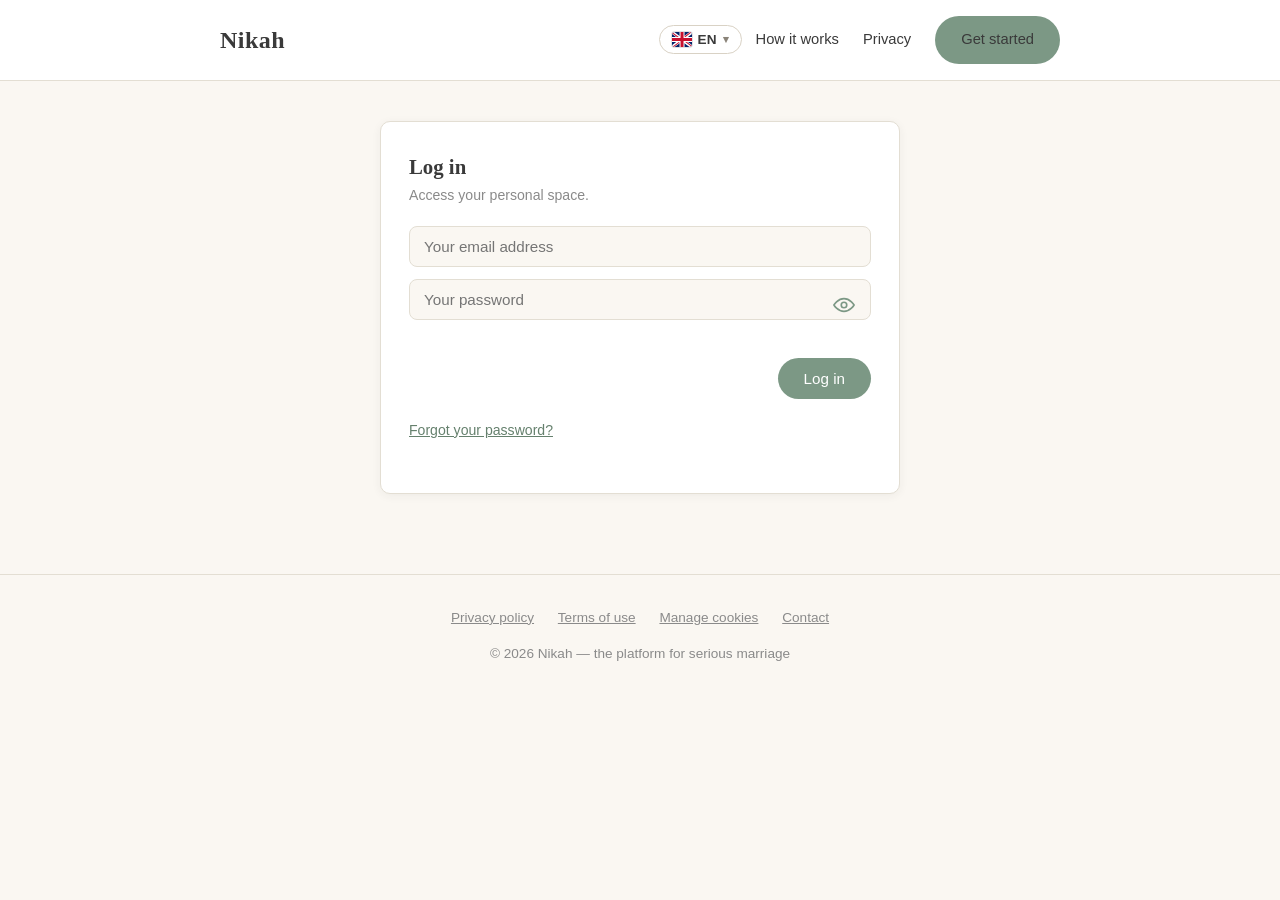
<file: connexion.html>
<!DOCTYPE html>
<html lang="fr">
<head>
<meta charset="UTF-8">
<meta name="viewport" content="width=device-width, initial-scale=1.0">
<title>Connexion — Nikah</title>
<link rel="stylesheet" href="css/style.css?v=20261017e">
</head>
<body>

<header class="site-header">
  <div class="container">
    <a href="index.html" class="logo">Nikah</a>
    <nav class="site-nav">
      <a href="comment-ca-marche.html">Comment ça marche</a>
      <a href="confidentialite.html">Confidentialité</a>
      <a href="inscription.html" class="btn btn-primary">Commencer</a>
    </nav>
  </div>
</header>

<main class="questionnaire-wrap">
  <div class="carte-question">
    <h2>Se connecter</h2>
    <p class="aide">Accédez à votre espace personnel.</p>
    <form id="formConnexion" novalidate>
      <input type="email" id="champEmail" class="champ-texte" placeholder="Votre adresse e-mail" autocomplete="email">
      <div class="mdp-wrap">
        <input type="password" id="champMotDePasse" class="champ-texte" placeholder="Votre mot de passe" autocomplete="current-password">
        <button type="button" class="mdp-oeil" id="oeilMdp" aria-label="Afficher le mot de passe"></button>
      </div>
      <p id="messageErreur" style="color:#a33; font-family:Helvetica,Arial,sans-serif; font-size:0.9rem; margin-top:14px; display:none;"></p>
      <div class="nav-questionnaire">
        <span></span>
        <button type="submit" class="btn btn-primary" id="btnConnexion">Se connecter</button>
      </div>
    </form>
    <p class="aide" style="margin-top:1.4em;"><a href="oubli.html">Mot de passe oublié ?</a></p>
  </div>
</main>

<footer class="site-footer">
  <div class="container">
    <a href="confidentialite.html">Politique de confidentialité</a>
    <a href="conditions.html">Conditions d'utilisation</a>
    <a href="#" data-cookies>Gérer mes cookies</a>
    <a href="contact.html">Contact</a>
    <p style="margin-top:14px;">&copy; 2026 Nikah — la plateforme du mariage sérieux</p>
  </div>
</footer>

<script src="js/connexion.js?v=20261016f"></script>
<script src="js/cookies.js?v=20261016p"></script>
<script src="js/i18n.js?v=20261017d"></script>
</body>
</html>
</file>
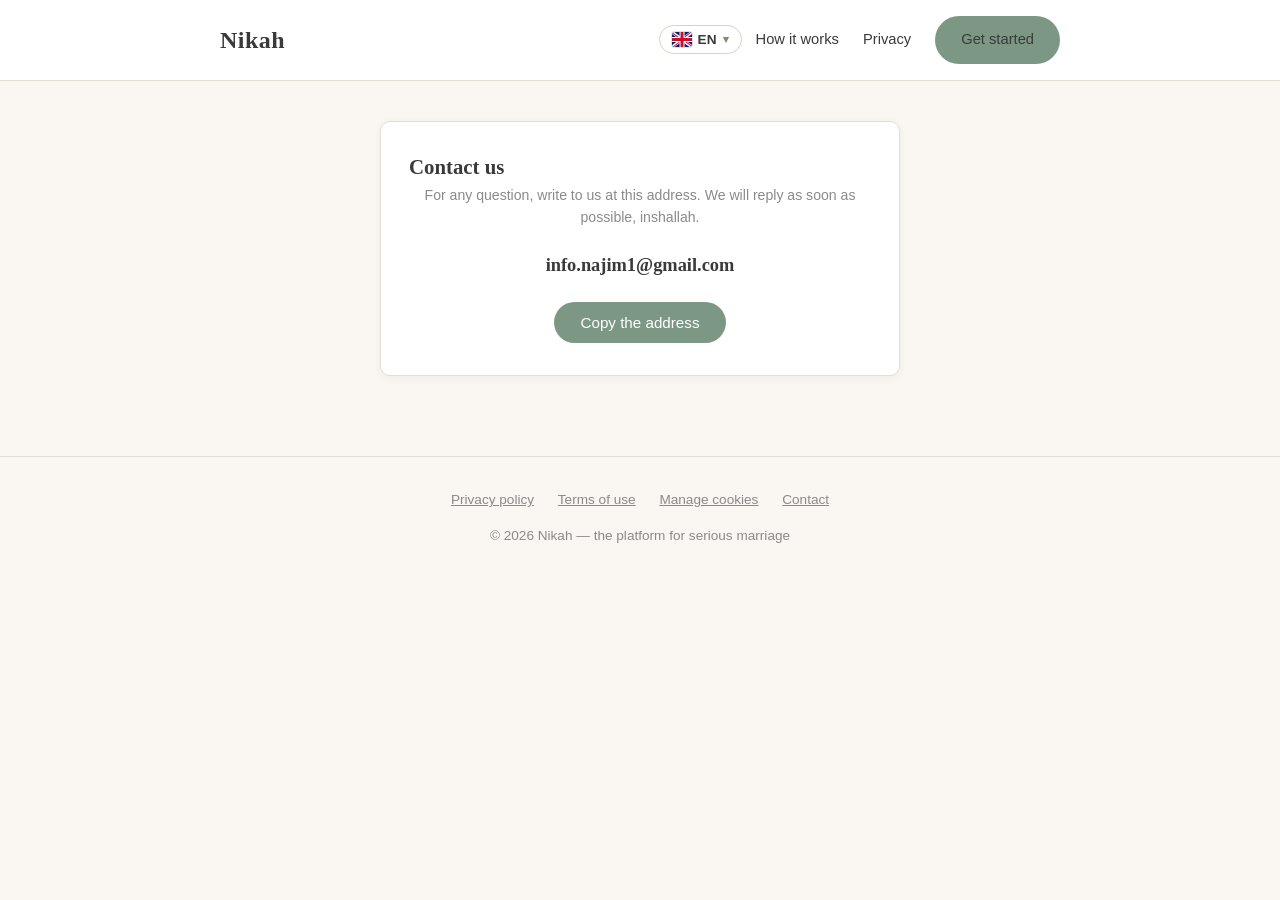
<file: contact.html>
<!DOCTYPE html>
<html lang="fr">
<head>
<meta charset="UTF-8">
<meta name="viewport" content="width=device-width, initial-scale=1.0">
<title>Contact — Nikah</title>
<link rel="stylesheet" href="css/style.css?v=20261017e">
</head>
<body>

<header class="site-header">
  <div class="container">
    <a href="index.html" class="logo">Nikah</a>
    <nav class="site-nav">
      <a href="comment-ca-marche.html">Comment ça marche</a>
      <a href="confidentialite.html">Confidentialité</a>
      <a href="inscription.html" class="btn btn-primary">Commencer</a>
    </nav>
  </div>
</header>

<main class="questionnaire-wrap">
  <div class="carte-question" style="text-align:center;">
    <h2>Nous contacter</h2>
    <p class="aide">Pour toute question, écrivez-nous à cette adresse. Nous vous répondons dès que possible, inchallah.</p>
    <p id="adresseContact" style="font-size:1.15rem; font-weight:700; margin:22px 0;">info.najim1@gmail.com</p>
    <button type="button" class="btn btn-primary" id="btnCopier">Copier l'adresse</button>
    <p id="copieOk" class="aide" style="display:none; color:#3d6b4f; margin-top:14px;">Adresse copiée. Collez-la dans votre messagerie.</p>
  </div>
</main>

<footer class="site-footer">
  <div class="container">
    <a href="confidentialite.html">Politique de confidentialité</a>
    <a href="conditions.html">Conditions d'utilisation</a>
    <a href="#" data-cookies>Gérer mes cookies</a>
    <a href="contact.html">Contact</a>
    <p style="margin-top:14px;">&copy; 2026 Nikah — la plateforme du mariage sérieux</p>
  </div>
</footer>
<script src="js/cookies.js?v=20261016p"></script>
<script>
document.getElementById("btnCopier").addEventListener("click", function () {
  var t = document.getElementById("adresseContact").textContent;
  function ok() { document.getElementById("copieOk").style.display = "block"; }
  if (navigator.clipboard && navigator.clipboard.writeText) navigator.clipboard.writeText(t).then(ok, function () {});
  else { var r = document.createRange(); r.selectNodeContents(document.getElementById("adresseContact")); var s = window.getSelection(); s.removeAllRanges(); s.addRange(r); try { document.execCommand("copy"); ok(); } catch (e) {} }
});
</script>
<script src="js/i18n.js?v=20261017d"></script>
</body>
</html>
</file>
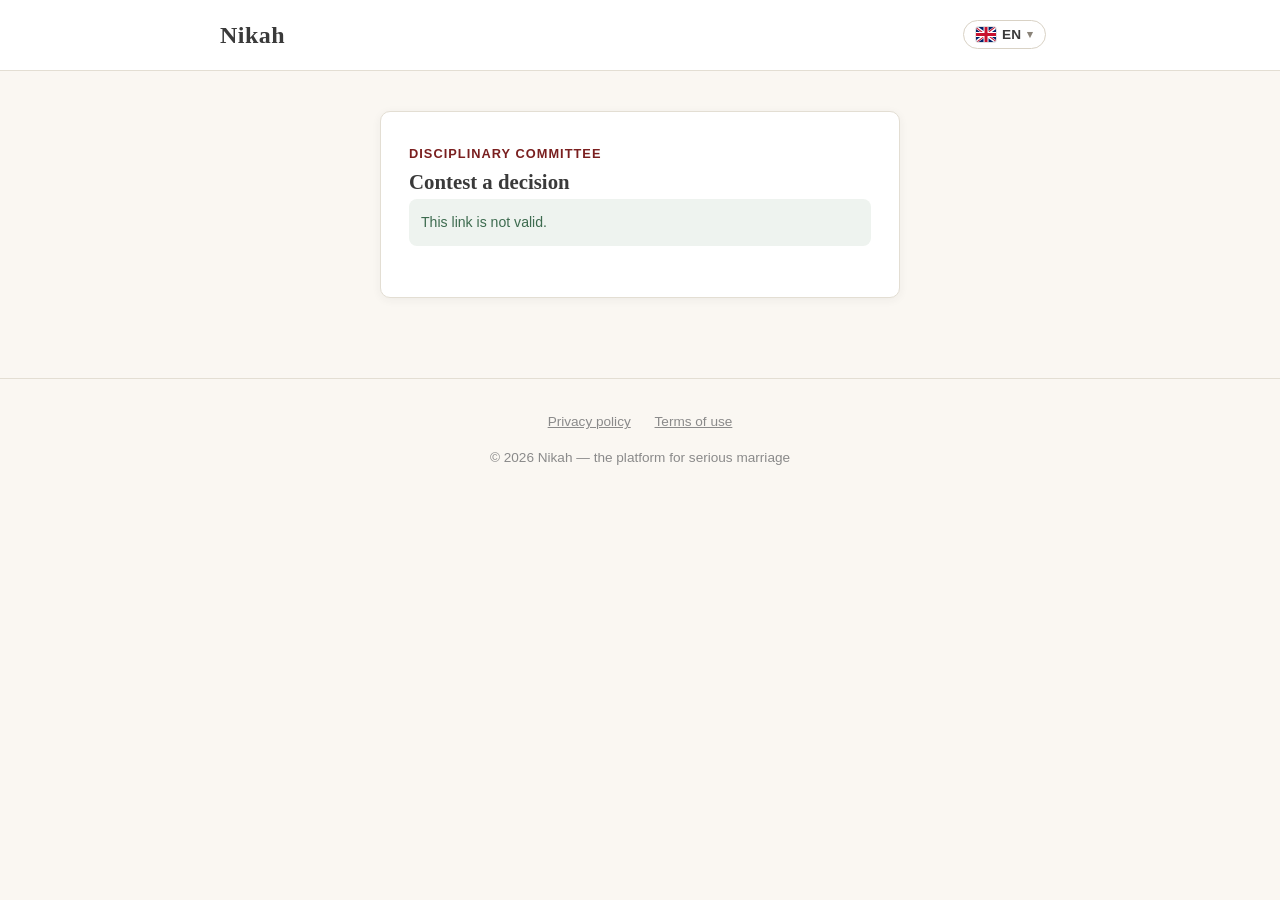
<file: contestation.html>
<!DOCTYPE html>
<html lang="fr">
<head>
<meta charset="UTF-8">
<meta name="viewport" content="width=device-width, initial-scale=1.0">
<meta name="robots" content="noindex, nofollow">
<title>Contester une décision — Nikah</title>
<link rel="stylesheet" href="css/style.css?v=20261017e">
</head>
<body>

<header class="site-header">
  <div class="container">
    <a href="index.html" class="logo">Nikah</a>
  </div>
</header>

<main class="questionnaire-wrap">
  <div class="carte-question">
    <p class="commission-titre">Commission disciplinaire</p>
    <h2 id="titre">Contester une décision</h2>
    <p class="aide" id="chargement">Chargement…</p>
    <form id="formContest" novalidate style="display:none;">
      <p class="aide" id="resume"></p>
      <p class="aide">Expliquez pourquoi vous estimez que cette décision n'est pas fondée. La Commission disciplinaire relira la conversation concernée et vous répondra par e-mail. Une seule contestation est possible par décision.</p>
      <textarea id="champTexte" class="champ-texte" maxlength="2000" rows="7" placeholder="Votre explication (au moins 10 caractères)…"></textarea>
      <p id="messageErreur" style="color:#a33; font-family:Helvetica,Arial,sans-serif; font-size:0.9rem; margin-top:14px; display:none;"></p>
      <div class="nav-questionnaire">
        <span></span>
        <button type="submit" class="btn btn-primary" id="btnEnvoyer">Envoyer ma contestation</button>
      </div>
    </form>
    <p id="messageFin" class="aide" style="display:none; color:#3d6b4f; background:#eef3ef; padding:12px; border-radius:8px;"></p>
  </div>
</main>

<footer class="site-footer">
  <div class="container">
    <a href="confidentialite.html">Politique de confidentialité</a>
    <a href="conditions.html">Conditions d'utilisation</a>
    <p style="margin-top:14px;">&copy; 2026 Nikah — la plateforme du mariage sérieux</p>
  </div>
</footer>
<script src="js/contestation.js?v=20261016g"></script>
<script src="js/i18n.js?v=20261017d"></script>
</body>
</html>
</file>
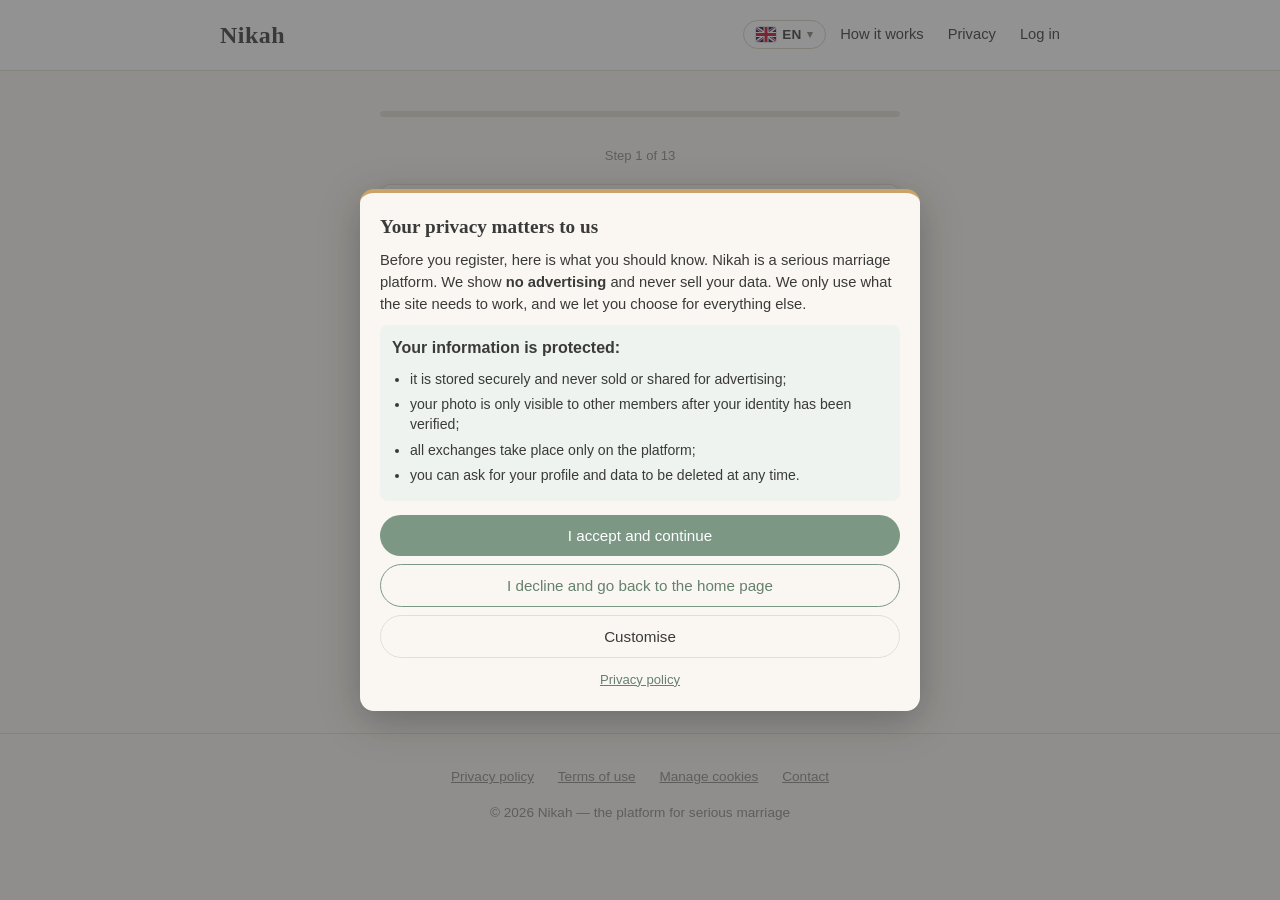
<file: inscription.html>
<!DOCTYPE html>
<html lang="fr">
<head>
<meta charset="UTF-8">
<meta name="viewport" content="width=device-width, initial-scale=1.0">
<title>Inscription — Nikah</title>
<link rel="stylesheet" href="css/style.css?v=20261017e">
</head>
<body data-cmp-auto>

<header class="site-header">
  <div class="container">
    <a href="index.html" class="logo">Nikah</a>
    <nav class="site-nav">
      <a href="comment-ca-marche.html">Comment ça marche</a>
      <a href="confidentialite.html">Confidentialité</a>
      <a href="connexion.html">Se connecter</a>
    </nav>
  </div>
</header>

<main class="questionnaire-wrap">
  <div class="progress-bar"><div class="progress-bar-fill" id="progressFill"></div></div>
  <p class="etape-compteur" id="etapeCompteur"></p>

  <div class="carte-question" id="carteQuestion">
    <!-- rempli dynamiquement par js/inscription.js -->
  </div>
</main>

<footer class="site-footer">
  <div class="container">
    <a href="confidentialite.html">Politique de confidentialité</a>
    <a href="conditions.html">Conditions d'utilisation</a>
    <a href="#" data-cookies>Gérer mes cookies</a>
    <a href="contact.html">Contact</a>
    <p style="margin-top:14px;">&copy; 2026 Nikah — la plateforme du mariage sérieux</p>
  </div>
</footer>

<script src="js/communes-ch.js?v=20261015h"></script>
<script src="js/inscription.js?v=20261015h"></script>
<script src="js/cookies.js?v=20261016p"></script>
<script src="js/i18n.js?v=20261017d"></script>
</body>
</html>
</file>
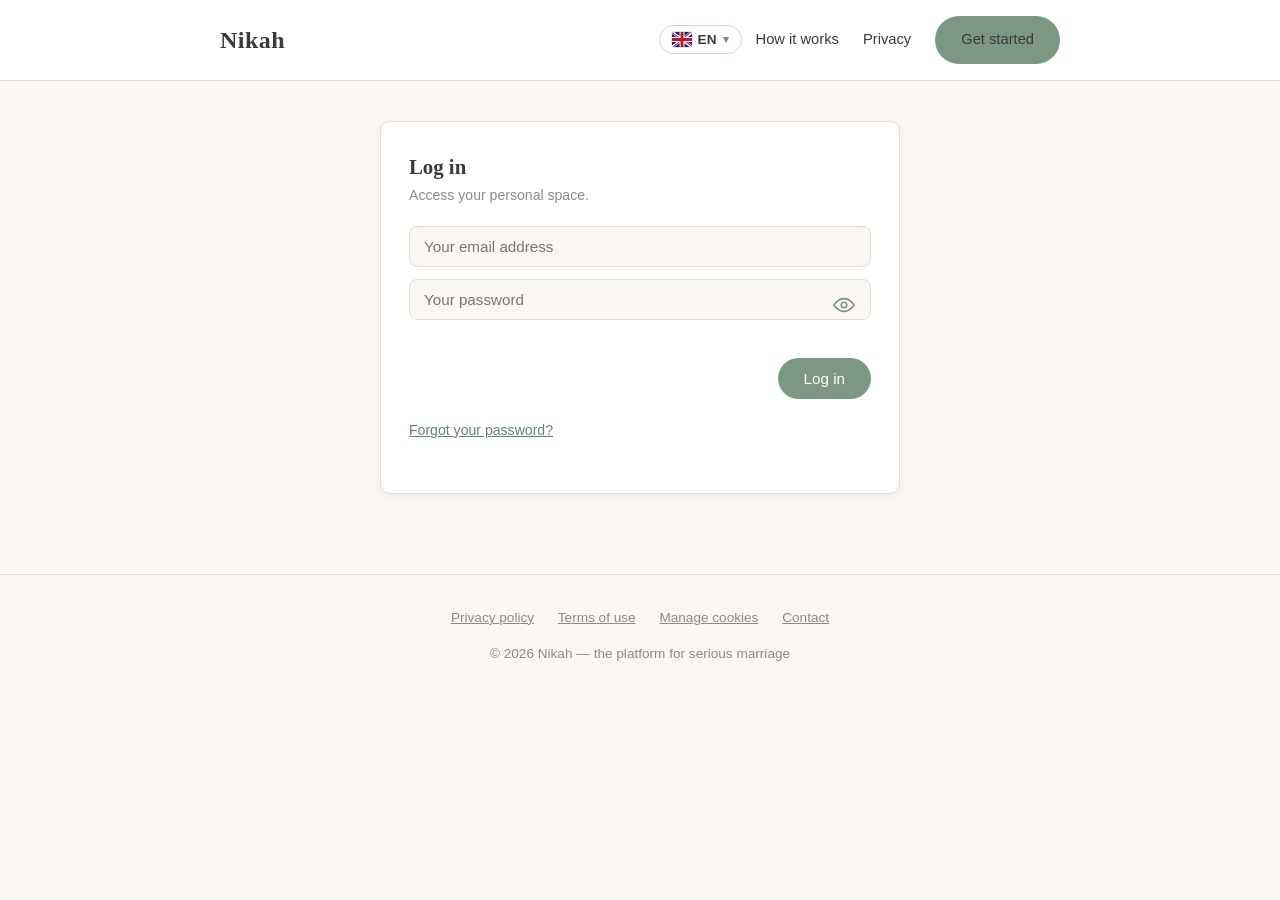
<file: membre.html>
<!DOCTYPE html>
<html lang="fr">
<head>
<meta charset="UTF-8">
<meta name="viewport" content="width=device-width, initial-scale=1.0">
<meta name="robots" content="noindex">
<title>Mon espace — Nikah</title>
<link rel="stylesheet" href="css/style.css?v=20261017e">
</head>
<body>

<header class="site-header">
  <div class="container">
    <a href="membre.html" class="logo">Nikah</a>
    <nav class="site-nav">
      <a href="messages.html" id="lienMessages">Messages</a>
      <span id="avatarEntete" class="avatar-entete" title="Mon profil"></span>
      <a href="compte.html">Mon compte</a>
      <a href="#" id="btnDeconnexion">Se déconnecter</a>
    </nav>
  </div>
</header>

<main class="espace">
  <div class="container">
    <p id="chargement" class="aide" style="text-align:center; padding:60px 0;">Chargement de votre espace…</p>
    <div id="contenu" style="display:none;">
      <h1>Mon espace</h1>
      <div class="ma-carte" id="maCarte">
        <div class="ma-infos"><strong id="monNom">Mon profil</strong><span id="monStatut"></span></div>
      </div>
      <div class="verif-carte" id="verifCarte" style="display:none;">
        <h2>Vérifier mon identité</h2>
        <p class="aide" id="verifTexte">Pour que votre photo soit visible des autres membres, nous devons vérifier votre identité. Envoyez une photo de votre pièce d'identité (recto) et un selfie récent. Ces deux images sont lues uniquement par l'administrateur, puis <b>supprimées</b> dès sa décision.</p>
        <div id="verifFormulaire">
          <label class="verif-champ">1. Photo de votre pièce d'identité<input type="file" accept="image/*" id="fichierPiece"></label>
          <div class="verif-apercu" id="apercuPiece"></div>
          <label class="verif-champ">2. Un selfie, visage bien visible<input type="file" accept="image/*" capture="user" id="fichierSelfie"></label>
          <div class="verif-apercu" id="apercuSelfie"></div>
          <p id="verifErreur" style="color:#a33; font-family:Helvetica,Arial,sans-serif; font-size:0.9rem; display:none;"></p>
          <button type="button" class="btn btn-primary" id="btnEnvoyerPieces">Envoyer pour vérification</button>
        </div>
      </div>
      <p class="resume-recherche" id="resumeRecherche"></p>
      <div id="grille" class="grille-profils"></div>
      <p id="aucun" class="aide" style="display:none; text-align:center; padding:30px 0;">Aucun profil ne correspond exactement à votre recherche pour le moment.</p>
    </div>
  </div>
</main>

<div id="fenetreChat" class="fenetre-chat" hidden>
  <div class="fenetre-chat-fond" data-fermer-chat></div>
  <div class="fenetre-chat-boite" role="dialog" aria-modal="true" aria-labelledby="fenetreChatNom">
    <div class="fenetre-chat-tete">
      <strong id="fenetreChatNom">Nouveau message</strong>
      <button type="button" class="fenetre-chat-fermer" data-fermer-chat aria-label="Fermer">×</button>
    </div>
    <p class="fenetre-chat-info">Votre premier message est vérifié par la modération avant d'être transmis.</p>
    <textarea id="fenetreChatTexte" maxlength="1000" rows="4" placeholder="Votre message de présentation, avec respect et sincérité…"></textarea>
    <p id="fenetreChatErreur" class="fenetre-chat-erreur"></p>
    <div class="fenetre-chat-actions">
      <button type="button" class="btn btn-ghost" data-fermer-chat>Annuler</button>
      <button type="button" class="btn btn-primary" id="fenetreChatEnvoyer">Envoyer</button>
    </div>
  </div>
</div>

<footer class="site-footer">
  <div class="container">
    <a href="confidentialite.html">Politique de confidentialité</a>
    <a href="conditions.html">Conditions d'utilisation</a>
    <a href="#" data-cookies>Gérer mes cookies</a>
    <a href="contact.html">Contact</a>
    <p style="margin-top:14px;">&copy; 2026 Nikah — la plateforme du mariage sérieux</p>
  </div>
</footer>

<script src="js/filtre-coordonnees.js?v=20261016k"></script>
<script src="js/membre.js?v=20261017b"></script>
<script src="js/cookies.js?v=20261016p"></script>
<script src="js/i18n.js?v=20261017d"></script>
</body>
</html>
</file>
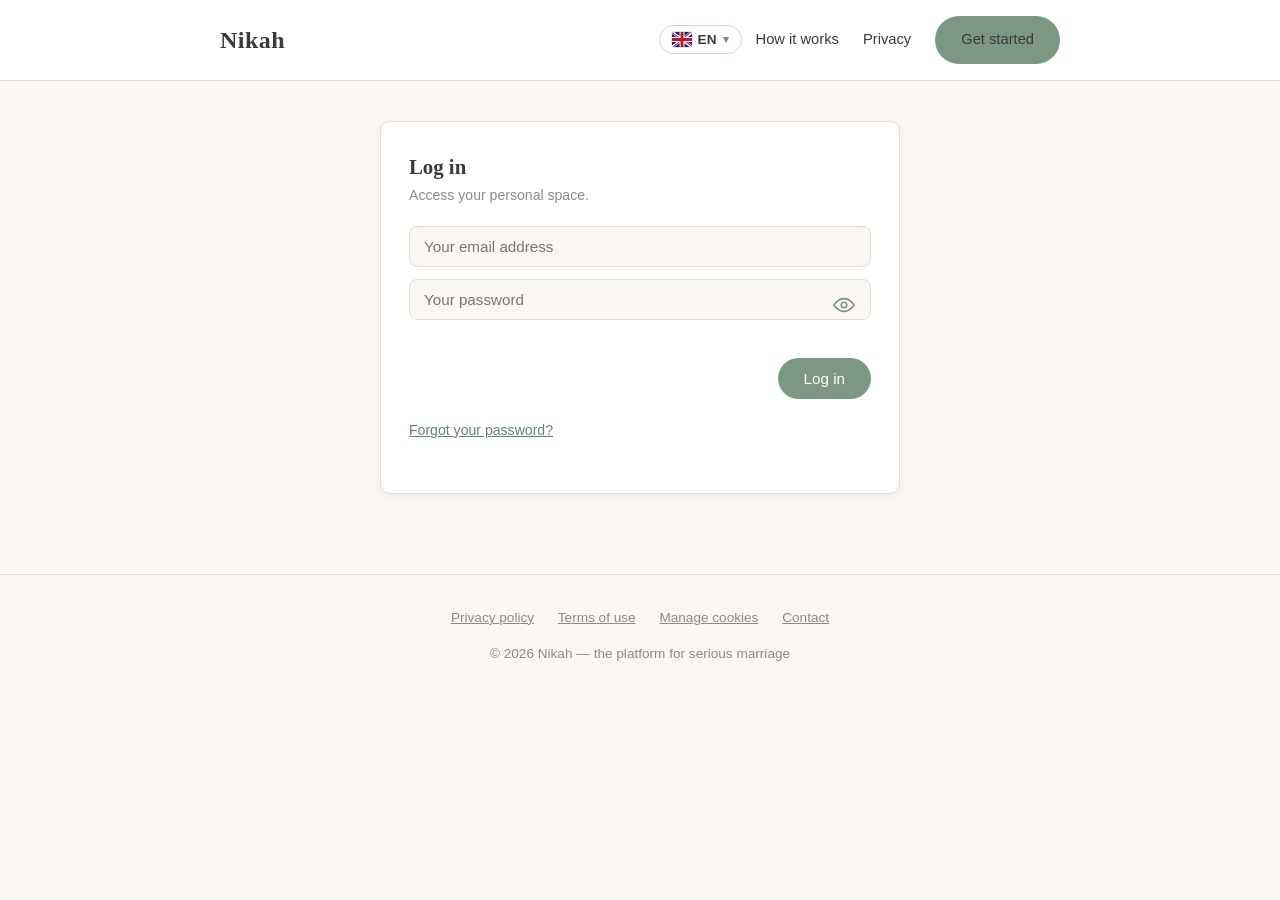
<file: messages.html>
<!DOCTYPE html>
<html lang="fr">
<head>
<meta charset="UTF-8">
<meta name="viewport" content="width=device-width, initial-scale=1.0">
<meta name="robots" content="noindex">
<title>Messages — Nikah</title>
<link rel="stylesheet" href="css/style.css?v=20261017e">
</head>
<body>

<header class="site-header">
  <div class="container">
    <a href="membre.html" class="logo">Nikah</a>
    <nav class="site-nav">
      <a href="membre.html">Mon espace</a>
      <a href="membre.html" id="avatarEntete" class="avatar-entete" title="Mon profil"></a>
      <a href="compte.html">Mon compte</a>
      <a href="#" id="btnDeconnexion">Se déconnecter</a>
    </nav>
  </div>
</header>

<main class="espace">
  <div class="container">
    <h1>Messages</h1>
    <p id="chargement" class="aide" style="text-align:center; padding:40px 0;">Chargement…</p>
    <div id="messagerie" class="messagerie" style="display:none;">
      <aside id="colListe" class="msg-liste"></aside>
      <section id="colFil" class="msg-fil" style="display:none;">
        <div class="msg-entete"><button type="button" id="btnRetour" class="btn btn-ghost msg-retour">← Retour</button><span id="filTitre"></span>
          <div class="msg-options">
            <button type="button" id="btnOptions" class="msg-options-bouton" aria-haspopup="true" aria-expanded="false" title="Bloquer ou signaler">⋯</button>
            <div id="menuOptions" class="msg-options-menu" hidden>
              <p class="msg-options-titre">Bloquer cette personne</p>
              <button type="button" data-bloquer="24h">Pendant 24 heures</button>
              <button type="button" data-bloquer="7j">Pendant 7 jours</button>
              <button type="button" data-bloquer="30j">Pendant 30 jours</button>
              <button type="button" data-bloquer="definitif" class="danger">Définitivement</button>
              <button type="button" id="btnDebloquer" hidden>Débloquer</button>
              <hr>
              <button type="button" id="btnSignaler" class="danger">Signaler à l'administration</button>
            </div>
          </div>
        </div>
        <div id="filMessages" class="msg-messages"></div>
        <div id="filAction"></div>
      </section>
      <p id="aucune" class="aide" style="display:none;">Aucune conversation pour le moment. Depuis « Mon espace », choisissez un profil et cliquez sur « Écrire ».</p>
    </div>
  </div>
</main>

<div id="fenetreSignal" class="fenetre-chat" hidden>
  <div class="fenetre-chat-fond" data-fermer-signal></div>
  <div class="fenetre-chat-boite" role="dialog" aria-modal="true" aria-labelledby="signalTitre">
    <div class="fenetre-chat-tete">
      <strong id="signalTitre">Signaler à l'administration</strong>
      <button type="button" class="fenetre-chat-fermer" data-fermer-signal aria-label="Fermer">×</button>
    </div>
    <p class="fenetre-chat-info">L'administration lira cette conversation. La personne signalée n'est pas prévenue.</p>
    <select id="signalMotif" class="champ-texte">
      <option value="">Choisissez un motif…</option>
      <option value="propos_deplaces">Propos déplacés ou contraires à la charte</option>
      <option value="harcelement">Insistance ou harcèlement</option>
      <option value="faux_profil">Faux profil ou fausses informations</option>
      <option value="demande_argent">Demande d'argent ou de cadeau</option>
      <option value="coordonnees">Demande de numéro ou de contact hors du site</option>
      <option value="autre">Autre raison</option>
    </select>
    <textarea id="signalDetails" maxlength="1000" rows="3" placeholder="Expliquez en quelques mots (facultatif)…" style="margin-top:10px;"></textarea>
    <p id="signalErreur" class="fenetre-chat-erreur"></p>
    <div class="fenetre-chat-actions">
      <button type="button" class="btn btn-ghost" data-fermer-signal>Annuler</button>
      <button type="button" class="btn btn-primary" id="signalEnvoyer">Envoyer le signalement</button>
    </div>
  </div>
</div>

<footer class="site-footer">
  <div class="container">
    <a href="confidentialite.html">Politique de confidentialité</a>
    <a href="conditions.html">Conditions d'utilisation</a>
    <a href="#" data-cookies>Gérer mes cookies</a>
    <a href="contact.html">Contact</a>
    <p style="margin-top:14px;">&copy; 2026 Nikah — la plateforme du mariage sérieux</p>
  </div>
</footer>

<script src="js/filtre-coordonnees.js?v=20261016k"></script>
<script src="js/messages.js?v=20261017c"></script>
<script src="js/cookies.js?v=20261016p"></script>
<script src="js/i18n.js?v=20261017d"></script>
</body>
</html>
</file>
<file: css/style.css>
/* Nikah — feuille de style principale */

:root {
  --sauge: #7C9885;
  --sauge-fonce: #65806d;
  --dore: #C9A368;
  --dore-clair: #e9d9b8;
  --creme: #FAF7F2;
  --anthracite: #3A3A3A;
  --blanc: #FFFFFF;
  --bordure: #E3DED3;
  --rayon: 10px;
  --ombre: 0 2px 10px rgba(58, 58, 58, 0.06);
}

* { box-sizing: border-box; }

html { scroll-behavior: smooth; }

body {
  margin: 0;
  font-family: "Georgia", "Iowan Old Style", serif;
  background: var(--creme);
  color: var(--anthracite);
  line-height: 1.6;
}

h1, h2, h3 {
  font-family: "Georgia", serif;
  font-weight: 600;
  line-height: 1.25;
  margin: 0 0 0.6em 0;
}

p { margin: 0 0 1em 0; }

a { color: var(--sauge-fonce); }

.container {
  max-width: 880px;
  margin: 0 auto;
  padding: 0 20px;
}

/* En-tête */
.site-header {
  background: var(--blanc);
  border-bottom: 1px solid var(--bordure);
  position: sticky;
  top: 0;
  z-index: 10;
}

.site-header .container {
  display: flex;
  align-items: center;
  justify-content: space-between;
  padding-top: 16px;
  padding-bottom: 16px;
}

.logo {
  font-size: 1.5rem;
  font-weight: 700;
  color: var(--anthracite);
  text-decoration: none;
  letter-spacing: 0.02em;
}

.logo span { color: var(--sauge-fonce); }

.tagline-header {
  font-family: "Helvetica Neue", Arial, sans-serif;
  font-size: 0.78rem;
  color: #8a8a8a;
  margin-top: -2px;
}

nav.site-nav { display: flex; gap: 24px; align-items: center; }

nav.site-nav a {
  font-family: "Helvetica Neue", Arial, sans-serif;
  font-size: 0.92rem;
  color: var(--anthracite);
  text-decoration: none;
}

nav.site-nav a:hover { color: var(--sauge-fonce); }

.btn {
  display: inline-block;
  font-family: "Helvetica Neue", Arial, sans-serif;
  font-size: 0.95rem;
  padding: 12px 26px;
  border-radius: 999px;
  text-decoration: none;
  cursor: pointer;
  border: none;
  transition: transform 0.15s ease, box-shadow 0.15s ease;
}

.btn-primary {
  background: var(--sauge);
  color: var(--blanc);
}

.btn-primary:hover { background: var(--sauge-fonce); transform: translateY(-1px); }

.btn-outline {
  background: transparent;
  border: 1.5px solid var(--sauge);
  color: var(--sauge-fonce);
}

.btn-outline:hover { background: var(--sauge); color: var(--blanc); }

.btn-ghost {
  background: transparent;
  color: var(--anthracite);
  border: 1.5px solid var(--bordure);
}

.btn:disabled { opacity: 0.4; cursor: not-allowed; }

/* Hero */
.hero {
  padding: 72px 0 56px;
  text-align: center;
}

.hero h1 {
  font-size: 2.6rem;
  margin-bottom: 0.3em;
}

.hero .soustitre {
  font-family: "Helvetica Neue", Arial, sans-serif;
  font-size: 1.1rem;
  color: #5c5c5c;
  max-width: 560px;
  margin: 0 auto 2em;
}

.hero-actions { display: flex; gap: 14px; justify-content: center; flex-wrap: wrap; }

/* Blocs de réassurance */
.reassurance {
  display: grid;
  grid-template-columns: repeat(4, 1fr);
  gap: 20px;
  margin: 56px 0;
}

.reassurance .carte {
  background: var(--blanc);
  border: 1px solid var(--bordure);
  border-radius: var(--rayon);
  padding: 26px 22px;
  text-align: center;
  box-shadow: var(--ombre);
}

.reassurance .emoji { font-size: 1.8rem; display: block; margin-bottom: 10px; }

.reassurance h3 {
  font-family: "Helvetica Neue", Arial, sans-serif;
  font-size: 1rem;
  margin-bottom: 6px;
}

.reassurance p {
  font-family: "Helvetica Neue", Arial, sans-serif;
  font-size: 0.9rem;
  color: #6b6b6b;
  margin: 0;
}

/* Section générique */
.section {
  padding: 48px 0;
}

.section.alt {
  background: var(--blanc);
  border-top: 1px solid var(--bordure);
  border-bottom: 1px solid var(--bordure);
}

.section h2 {
  font-size: 1.8rem;
  text-align: center;
  margin-bottom: 0.8em;
}

.section .lead {
  font-family: "Helvetica Neue", Arial, sans-serif;
  text-align: center;
  color: #5c5c5c;
  max-width: 640px;
  margin: 0 auto 2em;
}

/* Étapes "Comment ça marche" */
.etapes {
  display: grid;
  gap: 20px;
}

.etape-carte {
  display: flex;
  gap: 18px;
  background: var(--blanc);
  border: 1px solid var(--bordure);
  border-radius: var(--rayon);
  padding: 22px;
  align-items: flex-start;
}

.etape-numero {
  flex: 0 0 auto;
  width: 38px;
  height: 38px;
  border-radius: 50%;
  background: var(--dore-clair);
  color: #7a5e2a;
  font-family: "Helvetica Neue", Arial, sans-serif;
  font-weight: 700;
  display: flex;
  align-items: center;
  justify-content: center;
}

.etape-carte h3 { font-size: 1.05rem; margin-bottom: 4px; }
.etape-carte p {
  font-family: "Helvetica Neue", Arial, sans-serif;
  font-size: 0.94rem;
  color: #5c5c5c;
  margin: 0;
}

.clore {
  text-align: center;
  font-style: italic;
  color: #5c5c5c;
  margin-top: 36px;
  font-family: "Helvetica Neue", Arial, sans-serif;
}

/* Pied de page */
footer.site-footer {
  border-top: 1px solid var(--bordure);
  padding: 32px 0;
  text-align: center;
  font-family: "Helvetica Neue", Arial, sans-serif;
  font-size: 0.85rem;
  color: #8a8a8a;
}

footer.site-footer a { color: #8a8a8a; margin: 0 10px; }

/* Pages légales */
.legal h2 { font-size: 1.3rem; margin-top: 1.6em; }
.legal .avertissement {
  background: #fdf3df;
  border: 1px solid var(--dore-clair);
  border-radius: var(--rayon);
  padding: 16px 18px;
  font-family: "Helvetica Neue", Arial, sans-serif;
  font-size: 0.9rem;
  margin-bottom: 1.6em;
}

/* Parcours d'inscription */
.questionnaire-wrap {
  max-width: 560px;
  margin: 40px auto 80px;
  padding: 0 20px;
}

.progress-bar {
  height: 6px;
  background: var(--bordure);
  border-radius: 999px;
  overflow: hidden;
  margin-bottom: 28px;
}

.progress-bar-fill {
  height: 100%;
  background: var(--sauge);
  width: 0%;
  transition: width 0.25s ease;
}

.etape-compteur {
  font-family: "Helvetica Neue", Arial, sans-serif;
  font-size: 0.82rem;
  color: #8a8a8a;
  text-align: center;
  margin-bottom: 18px;
}

.carte-question {
  background: var(--blanc);
  border: 1px solid var(--bordure);
  border-radius: var(--rayon);
  padding: 32px 28px;
  box-shadow: var(--ombre);
}

.carte-question h2 {
  font-size: 1.3rem;
  text-align: left;
  margin-bottom: 0.2em;
}

.carte-question .aide {
  font-family: "Helvetica Neue", Arial, sans-serif;
  font-size: 0.88rem;
  color: #8a8a8a;
  margin-bottom: 1.4em;
}

.options { display: grid; gap: 10px; }

.option {
  display: flex;
  align-items: center;
  gap: 12px;
  padding: 13px 16px;
  border: 1.5px solid var(--bordure);
  border-radius: 8px;
  font-family: "Helvetica Neue", Arial, sans-serif;
  font-size: 0.95rem;
  cursor: pointer;
  transition: border-color 0.15s ease, background 0.15s ease;
}

.option:hover { border-color: var(--sauge); }

.option input { accent-color: var(--sauge); }

.option.selected { border-color: var(--sauge); background: #f0f4f1; }

.champ-select, .champ-texte, .champ-nombre {
  width: 100%;
  padding: 11px 14px;
  border: 1.5px solid var(--bordure);
  border-radius: 8px;
  font-family: "Helvetica Neue", Arial, sans-serif;
  font-size: 0.95rem;
  margin-bottom: 12px;
  background: var(--creme);
}

.deux-colonnes { display: grid; grid-template-columns: 1fr 1fr; gap: 12px; }

.nav-questionnaire {
  display: flex;
  justify-content: space-between;
  margin-top: 26px;
}

.consentement-texte {
  font-family: "Helvetica Neue", Arial, sans-serif;
  font-size: 0.92rem;
  color: #5c5c5c;
}

.consentement-texte ul { padding-left: 1.2em; }

.ecran-merci { text-align: center; padding: 50px 0; }
.ecran-merci .icone { font-size: 3rem; margin-bottom: 0.3em; }

@media (max-width: 640px) {
  .reassurance { grid-template-columns: 1fr; }
  .hero h1 { font-size: 2rem; }
  nav.site-nav { display: none; }
  .deux-colonnes { grid-template-columns: 1fr; }
}

/* Étape photo */
.photo-zone { text-align: center; }
.photo-apercu {
  width: 180px;
  height: 180px;
  margin: 0 auto 18px;
  border-radius: 50%;
  border: 2px dashed var(--bordure);
  background: var(--creme);
  display: flex;
  align-items: center;
  justify-content: center;
  overflow: hidden;
  font-family: "Helvetica Neue", Arial, sans-serif;
  font-size: 0.85rem;
  color: #8a8a8a;
}
.photo-apercu img { width: 100%; height: 100%; object-fit: cover; }
.photo-video {
  width: 100%;
  max-width: 320px;
  border-radius: var(--rayon);
  margin: 0 auto 18px;
  background: #000;
 
}
.photo-actions { display: flex; gap: 10px; justify-content: center; flex-wrap: wrap; }

/* Champs obligatoires non remplis */
.invalide { border-color: #c0392b !important; background: #fdf0ee !important; }
.options.invalide { border: 1.5px solid #c0392b; background: #fdf0ee !important; border-radius: 8px; padding: 6px; }
.photo-apercu.invalide { border-style: solid; }

/* Bandeau de consentement */
body.cmp-ouvert { overflow: hidden; }
.cmp-fond { position: fixed; inset: 0; background: rgba(58,58,58,0.55); z-index: 9999; display: flex; align-items: flex-end; justify-content: center; padding: 12px; }
.cmp-boite { background: #FAF7F2; border-top: 4px solid #C9A368; border-radius: 14px; max-width: 560px; width: 100%; max-height: 92vh; overflow-y: auto; padding: 22px 20px; font-family: Helvetica, Arial, sans-serif; color: #3A3A3A; box-shadow: 0 10px 40px rgba(0,0,0,0.25); }
.cmp-boite h2 { margin: 0 0 10px; font-size: 1.2rem; }
.cmp-boite p { font-size: 0.92rem; line-height: 1.5; margin: 0 0 10px; }
.cmp-info { background: #eef3ef; border-radius: 8px; padding: 10px 12px; }
.cmp-ligne { display: flex; justify-content: space-between; align-items: center; gap: 14px; padding: 10px 0; border-top: 1px solid #e3ddd2; font-size: 0.9rem; }
.cmp-ligne input { width: 22px; height: 22px; accent-color: #7C9885; flex-shrink: 0; }
.cmp-actions { display: flex; flex-direction: column; gap: 8px; margin-top: 14px; }
.cmp-actions .btn { width: 100%; text-align: center; cursor: pointer; }
.cmp-lien { text-align: center; margin: 12px 0 0 !important; font-size: 0.82rem !important; }
@media (min-width: 600px) { .cmp-fond { align-items: center; } }

/* Photo en arrière-plan de l'accueil */
.hero { background: linear-gradient(rgba(250,247,242,0.38), rgba(250,247,242,0.55)), url("../img/couple-fond-2026-10-14.webp?v=2") center / cover no-repeat; }
.deja-inscrit { margin-top: 22px; font-family: "Helvetica Neue", Arial, sans-serif; color: #5c5c5c; }
.deja-inscrit .btn { margin-left: 6px; }
/* Toute la photo (ovale complet) sur ordinateur : largeur entière, en partant du haut */
@media (min-width: 601px) { .hero { background-color: #FAF7F2; background-size: 100% auto, 100% auto; background-position: center top, center top; } }
@media (max-width: 600px) { .hero { background-position: 46% center; } }
.hero h1, .hero .soustitre, .deja-inscrit { text-shadow: 0 1px 10px rgba(250,247,242,0.95), 0 0 3px rgba(250,247,242,0.9); }
.hero .soustitre, .deja-inscrit { color: #3A3A3A; }
.hero .btn-outline, .hero .btn-ghost { background: #FAF7F2; }
.btn-corriger { margin-top: 12px; }
.cmp-info ul { margin: 8px 0 0; padding-left: 18px; }
.cmp-info li { margin-bottom: 5px; font-size: 0.88rem; line-height: 1.45; }
.mdp-wrap { position: relative; }
.mdp-wrap .champ-texte { padding-right: 48px; }
.mdp-oeil { position: absolute; right: 8px; top: 50%; transform: translateY(-50%); background: none; border: 0; padding: 8px; cursor: pointer; color: #7C9885; line-height: 0; }
.mdp-oeil:hover { color: #3A3A3A; }
.ecran-merci h2 { text-align: center; }
.carte-question:has(.ecran-merci) .nav-questionnaire { justify-content: center; }

/* Espace membre */
.espace { padding: 36px 0 60px; }
.espace h1 { font-size: 1.9rem; margin-bottom: 0.3em; }
.resume-recherche { font-family: "Helvetica Neue", Arial, sans-serif; color: #5c5c5c; margin-bottom: 14px; line-height: 1.5; }
.demo-bandeau { font-family: "Helvetica Neue", Arial, sans-serif; font-size: 0.85rem; background: #f6efe1; border-left: 4px solid #C9A368; padding: 10px 14px; border-radius: 6px; margin-bottom: 24px; color: #5c5c5c; }
.grille-profils { display: grid; grid-template-columns: repeat(auto-fill, minmax(240px, 1fr)); gap: 20px; }
.profil-carte { background: #fff; border: 1px solid #e3ddd2; border-radius: 14px; overflow: hidden; box-shadow: 0 2px 8px rgba(0,0,0,0.04); }
.profil-photo { aspect-ratio: 1 / 1; background: #efeae0; }
.profil-photo svg { display: block; width: 100%; height: 100%; }
.photo-cachee { height: 100%; display: flex; flex-direction: column; align-items: center; justify-content: center; gap: 10px; color: #8a8a8a; background: repeating-linear-gradient(45deg, #efeae0, #efeae0 10px, #e9e3d6 10px, #e9e3d6 20px); font-family: "Helvetica Neue", Arial, sans-serif; font-size: 0.82rem; text-align: center; padding: 0 22px; }
.profil-corps { padding: 14px 16px 18px; font-family: "Helvetica Neue", Arial, sans-serif; }
.profil-corps h3 { margin: 0 0 2px; font-size: 1.1rem; }
.badge-verifie { display: inline-block; background: #7C9885; color: #fff; border-radius: 50%; width: 18px; height: 18px; line-height: 18px; text-align: center; font-size: 0.7rem; vertical-align: middle; }
.profil-lieu { margin: 0 0 10px; color: #7a7a7a; font-size: 0.88rem; }
.profil-infos { list-style: none; margin: 0; padding: 0; font-size: 0.86rem; line-height: 1.7; color: #4a4a4a; }
.profil-photo .photo-cachee svg { width: 34px; height: 34px; }
.ma-carte { display: flex; align-items: center; gap: 16px; background: #fff; border: 1px solid #e3ddd2; border-radius: 14px; padding: 14px 16px; margin-bottom: 18px; font-family: "Helvetica Neue", Arial, sans-serif; }
.ma-photo { width: 72px; height: 72px; flex-shrink: 0; border-radius: 50%; overflow: hidden; background: #efeae0; }
.ma-photo img { width: 100%; height: 100%; object-fit: cover; display: block; }
.ma-infos { display: flex; flex-direction: column; gap: 4px; font-size: 0.88rem; color: #5c5c5c; line-height: 1.4; }
.ma-infos strong { color: #3A3A3A; font-size: 1rem; }

/* Administration */
.admin-liste { display: grid; gap: 16px; }
.admin-carte { display: flex; gap: 18px; background: #fff; border: 1px solid #e3ddd2; border-radius: 14px; padding: 14px; font-family: "Helvetica Neue", Arial, sans-serif; }
.admin-photo { flex: 0 0 150px; height: 190px; background: #efe9de; border-radius: 10px; overflow: hidden; display: flex; align-items: center; justify-content: center; color: #8a8478; font-size: 0.85rem; }
.admin-photo img { width: 100%; height: 100%; object-fit: cover; }
.admin-infos { display: flex; flex-direction: column; gap: 6px; align-items: flex-start; }
.badge-ok { color: #2f6b45; font-weight: 600; }
.badge-attente { color: #9a6b1e; font-weight: 600; }
@media (max-width: 520px) { .admin-carte { flex-direction: column; } .admin-photo { flex-basis: auto; width: 100%; height: 240px; } }
.admin-docs { display: flex; gap: 12px; flex-wrap: wrap; margin: 6px 0; }
.admin-doc { margin: 0; width: 200px; }
.admin-doc img { width: 100%; border-radius: 8px; border: 1px solid #e3ddd2; display: block; }
.admin-doc figcaption { font-size: 0.8rem; color: #6a6a6a; margin-top: 4px; }
.admin-actions { display: flex; gap: 10px; flex-wrap: wrap; margin-top: 6px; }
.verif-carte { background: #fff; border: 1px solid #e3ddd2; border-radius: 14px; padding: 18px; margin-bottom: 18px; font-family: "Helvetica Neue", Arial, sans-serif; }
.verif-carte h2 { margin-top: 0; font-size: 1.15rem; }
.verif-champ { display: block; margin: 14px 0 6px; font-weight: 600; color: #3A3A3A; font-size: 0.92rem; }
.verif-champ input { display: block; margin-top: 6px; font-weight: 400; }
.verif-apercu img { max-width: 220px; border-radius: 8px; border: 1px solid #e3ddd2; margin: 6px 0; display: block; }
.verif-carte .btn { margin-top: 12px; }
.profil-photo img { display: block; width: 100%; height: 100%; object-fit: cover; }

/* Cercles à lettre et avatar d'en-tête */
.avatar-lettre { display: inline-flex; align-items: center; justify-content: center; width: 38px; height: 38px; border-radius: 50%; color: #fff; font-family: "Helvetica Neue", Arial, sans-serif; font-weight: 700; font-size: 1.05rem; background: #9a9a9a; }
.avatar-entete { display: inline-flex; width: 38px; height: 38px; border-radius: 50%; overflow: hidden; margin-right: 14px; vertical-align: middle; flex-shrink: 0; }
.avatar-entete img { width: 100%; height: 100%; object-fit: cover; display: block; }
.avatar-grand { width: 100%; height: 100%; display: flex; align-items: center; justify-content: center; background: #efeae0; }
.avatar-grand .avatar-lettre { width: 45%; height: 0; padding-bottom: 45%; position: relative; font-size: 0; }
.avatar-grand .avatar-lettre { height: 96px; width: 96px; padding: 0; font-size: 2.6rem; }
.admin-photo .avatar-lettre { width: 80px; height: 80px; font-size: 2rem; }
@media (max-width: 640px) { nav.site-nav:has(#btnDeconnexion), nav.site-nav:has(#btnSortir) { display: flex; gap: 12px; } }

/* Messagerie */
.contact-zone { margin-top: 12px; }
.contact-form textarea { width: 100%; box-sizing: border-box; margin: 8px 0; padding: 10px; border: 1px solid #d9d2c5; border-radius: 10px; font: inherit; }
.contact-form[hidden] { display: none; }
.messagerie { display: grid; grid-template-columns: 300px 1fr; gap: 18px; font-family: "Helvetica Neue", Arial, sans-serif; align-items: start; }
.msg-liste { display: flex; flex-direction: column; gap: 8px; }
.msg-ligne { display: flex; align-items: center; gap: 12px; text-align: left; background: #fff; border: 1px solid #e3ddd2; border-radius: 12px; padding: 10px 12px; cursor: pointer; font: inherit; }
.msg-ligne.actif { border-color: #7C9885; background: #f3f7f4; }
.msg-ligne-texte { display: flex; flex-direction: column; min-width: 0; font-size: 0.85rem; color: #6a6a6a; }
.msg-ligne-texte strong { color: #3A3A3A; font-size: 0.95rem; }
.badge-non-lu { margin-left: auto; background: #C9A368; color: #fff; border-radius: 12px; padding: 2px 8px; font-size: 0.78rem; font-weight: 700; }
.msg-fil { background: #fff; border: 1px solid #e3ddd2; border-radius: 14px; padding: 14px; }
.msg-entete { display: flex; align-items: center; gap: 10px; padding-bottom: 10px; border-bottom: 1px solid #eee8dc; margin-bottom: 10px; }
.msg-retour { display: none; }
.msg-messages { max-height: 48vh; min-height: 160px; overflow-y: auto; display: flex; flex-direction: column; gap: 8px; padding: 4px; }
.bulle { max-width: 78%; padding: 8px 12px; border-radius: 14px; font-size: 0.93rem; line-height: 1.4; white-space: pre-wrap; word-break: break-word; }
.bulle small { display: block; font-size: 0.7rem; opacity: 0.7; margin-top: 3px; }
.bulle.moi { align-self: flex-end; background: #7C9885; color: #fff; border-bottom-right-radius: 4px; }
.bulle.autre { align-self: flex-start; background: #efeae0; color: #3A3A3A; border-bottom-left-radius: 4px; }
.msg-saisie { display: flex; gap: 8px; margin-top: 12px; align-items: flex-end; }
.msg-saisie textarea { flex: 1; padding: 10px; border: 1px solid #d9d2c5; border-radius: 10px; font: inherit; resize: vertical; }
@media (max-width: 720px) {
  .messagerie { grid-template-columns: 1fr; }
  .messagerie.fil-ouvert .msg-liste { display: none; }
  .msg-retour { display: inline-block; }
}

/* Administration : messages */
.admin-onglets { display: flex; gap: 8px; margin: 10px 0 18px; }
.admin-onglets button { font: inherit; font-family: "Helvetica Neue", Arial, sans-serif; padding: 8px 18px; border-radius: 22px; border: 1px solid #d9d2c5; background: #fff; cursor: pointer; }
.admin-onglets button.actif { background: #7C9885; color: #fff; border-color: #7C9885; }
.admin-conv { background: #fff; border: 1px solid #e3ddd2; border-radius: 14px; padding: 14px; display: flex; flex-direction: column; gap: 8px; font-family: "Helvetica Neue", Arial, sans-serif; }
.admin-conv.a-controler { border-color: #C9A368; box-shadow: 0 0 0 2px rgba(201,163,104,0.25); }
.admin-fil { display: flex; flex-direction: column; gap: 6px; max-height: 320px; overflow-y: auto; }
.admin-msg { padding: 8px 12px; border-radius: 10px; font-size: 0.92rem; white-space: pre-wrap; word-break: break-word; }
.admin-msg small { display: block; color: #6a6a6a; font-size: 0.74rem; margin-bottom: 2px; }
.admin-msg.de-a { background: #efeae0; }
.admin-msg.de-b { background: #e5eee8; }
#lienMessages.a-lire { color: #9a6b1e; font-weight: 700; }

/* Photo cliquable + fenêtre de discussion instantanée */
.profil-photo-cliquable { position: relative; cursor: pointer; }
.profil-photo-cliquable:focus-visible { outline: 3px solid #C9A961; outline-offset: -3px; }
.pastille-ecrire { position: absolute; right: 10px; bottom: 10px; background: #7C9885; color: #fff; font-family: "Helvetica Neue", Arial, sans-serif; font-size: 0.9rem; font-weight: 600; padding: 7px 14px; border-radius: 999px; box-shadow: 0 2px 8px rgba(0,0,0,0.18); transition: background .15s; }
.profil-photo-cliquable:hover .pastille-ecrire { background: #5f7b69; }
.fenetre-chat[hidden] { display: none; }
.fenetre-chat { position: fixed; inset: 0; z-index: 1000; display: flex; align-items: flex-end; justify-content: center; }
.fenetre-chat-fond { position: absolute; inset: 0; background: rgba(30,30,30,0.35); }
.fenetre-chat-boite { position: relative; width: 100%; max-width: 480px; margin: 0 16px 16px; background: #fff; border-radius: 16px; padding: 16px 18px 18px; box-shadow: 0 10px 30px rgba(0,0,0,0.2); font-family: "Helvetica Neue", Arial, sans-serif; }
@media (min-width: 700px) { .fenetre-chat { align-items: center; } }
.fenetre-chat-tete { display: flex; justify-content: space-between; align-items: center; }
.fenetre-chat-tete strong { font-size: 1.1rem; }
.fenetre-chat-fermer { background: none; border: 0; font-size: 1.8rem; line-height: 1; cursor: pointer; color: #777; padding: 0 4px; }
.fenetre-chat-info { margin: 6px 0 10px; font-size: 0.85rem; color: #6b6b6b; }
.fenetre-chat-boite textarea { width: 100%; box-sizing: border-box; padding: 10px; border: 1px solid #d9d2c5; border-radius: 10px; font: inherit; resize: vertical; }
.fenetre-chat-erreur { color: #a33; font-size: 0.85rem; margin: 6px 0 0; display: none; }
.fenetre-chat-actions { display: flex; justify-content: flex-end; gap: 10px; margin-top: 12px; }
body.chat-ouvert { overflow: hidden; }

/* Bloquer / signaler */
.msg-options { position: relative; margin-left: auto; }
.msg-options-bouton { background: none; border: 1px solid #e3ddd2; border-radius: 10px; font-size: 1.4rem; line-height: 1; padding: 4px 12px 10px; cursor: pointer; color: #555; }
.msg-options-bouton:hover { background: #f4f0e8; }
.msg-options-menu { position: absolute; right: 0; top: calc(100% + 6px); z-index: 50; background: #fff; border: 1px solid #e3ddd2; border-radius: 12px; box-shadow: 0 8px 24px rgba(0,0,0,0.12); padding: 8px; min-width: 240px; font-family: "Helvetica Neue", Arial, sans-serif; }
.msg-options-menu[hidden] { display: none; }
.msg-options-titre { margin: 4px 8px 6px; font-size: 0.8rem; color: #777; text-transform: uppercase; letter-spacing: .04em; }
.msg-options-menu button { display: block; width: 100%; text-align: left; background: none; border: 0; padding: 9px 10px; border-radius: 8px; font: inherit; font-size: 0.95rem; cursor: pointer; color: #333; }
.msg-options-menu button:hover { background: #f4f0e8; }
.msg-options-menu button[hidden] { display: none; }
.msg-options-menu .danger { color: #a33; }
.msg-options-menu hr { border: 0; border-top: 1px solid #eee8dc; margin: 6px 0; }
.msg-note { font-family: "Helvetica Neue", Arial, sans-serif; font-size: 0.85rem; color: #6b5a2e; background: #f7f0de; padding: 8px 12px; border-radius: 8px; margin: 0 0 10px; }
/* Signalements (administration) */
.admin-signalement { background: #fbeeee; border: 1px solid #ecc9c9; border-radius: 10px; padding: 10px 12px; margin: 8px 0; font-size: 0.9rem; }
.admin-signalement.traite { background: #f3f3f3; border-color: #e0e0e0; color: #666; }

.admin-sanction { border: 1px solid #e3ddd2; background: #faf7f2; border-radius: 10px; padding: 10px 12px; margin: 8px 0; font-size: 0.9rem; }
.admin-sanction .admin-actions { flex-wrap: wrap; }
.btn-danger { background: #a33; color: #fff; border: 1px solid #a33; }
.btn-danger:hover { background: #8a2a2a; }

/* Point noir (avertissements) et contestation */
.point-noir { display: block; color: #1f1f1f; font-weight: 700; font-size: 0.88rem; margin-top: 4px; }
.sanction-ligne { border-left: 3px solid #d9d2c5; padding: 4px 0 4px 10px; margin: 6px 0; }
.sanction-ligne.contestee { border-left-color: #c9a961; background: #fbf6e8; }
.sanction-ligne.annulee { color: #999; text-decoration: line-through; }
.sanction-texte { font-style: italic; margin-top: 4px; }
.commission-titre { font-family: Helvetica, Arial, sans-serif; font-size: 0.8rem; letter-spacing: .08em; text-transform: uppercase; color: #7a1f1f; font-weight: 700; margin: 0 0 4px; }

/* Onglets d'administration toujours visibles en défilant */
.admin-onglets { position: sticky; top: var(--hauteur-entete, 64px); z-index: 40; background: var(--creme); padding: 10px 0; margin: 0 0 12px; flex-wrap: wrap; box-shadow: 0 6px 8px -8px rgba(0,0,0,0.25); }

.alerte-filtre { color: #8a2a2a; background: #fbeeee; border: 1px solid #ecc9c9; border-radius: 8px; padding: 8px 12px; font-family: "Helvetica Neue", Arial, sans-serif; font-size: 0.88rem; margin: 8px 0 0; }

.bulle.en-attente { opacity: 0.6; border: 1px dashed #c9a961; }
.bulle.refuse { opacity: 0.5; text-decoration: line-through; }
.alerte-filtre.info { color: #6b5a2e; background: #f7f0de; border-color: #e6d6a8; }
.admin-msg.retenu { border: 2px solid #c9a961; background: #fbf6e8; }
.admin-msg.refuse { opacity: 0.6; text-decoration: line-through; }

.alerte-filtre { font-weight: 600; }

/* Offre de lancement et échange de coordonnées */
.offre-lancement { max-width: 720px; margin: 0 auto; text-align: center; background: #fff; border: 2px solid #C9A961; border-radius: 18px; padding: 30px 26px; box-shadow: 0 6px 20px rgba(0,0,0,0.05); }
.offre-lancement h2 { margin: 6px 0 14px; }
.offre-lancement p { color: #4a4a4a; line-height: 1.6; }
.offre-etiquette { display: inline-block; background: #C9A961; color: #fff; font-family: "Helvetica Neue", Arial, sans-serif; font-size: 0.8rem; letter-spacing: .08em; text-transform: uppercase; font-weight: 700; padding: 5px 12px; border-radius: 999px; margin: 0; }
.offre-lancement .btn { margin-top: 10px; }
.etapes-contact { max-width: 760px; margin: 18px auto 0; padding-left: 1.4em; line-height: 1.65; }
.etapes-contact li { margin-bottom: 12px; }

.reassurance { gap: 14px; }
.reassurance .carte { padding: 18px 14px; }
.reassurance .emoji { font-size: 1.5rem; margin-bottom: 6px; }
.reassurance p strong { color: #3A3A3A; }

/* Accueil : boutons et carrés descendus sous les visages, photo plus nette au milieu */
@media (min-width: 601px) {
  .hero { background-image: linear-gradient(rgba(250,247,242,0.45) 0%, rgba(250,247,242,0.08) 30%, rgba(250,247,242,0.02) 55%, rgba(250,247,242,0.35) 85%, rgba(250,247,242,0.6) 100%), url("../img/couple-fond-2026-10-14.webp?v=2") !important; }
  .hero-actions { margin-top: max(40px, calc(43vw - 250px)); }
  .hero .reassurance { margin-top: 28px; margin-bottom: 8px; }
}

/* Accueil : tout visible dès l'arrivée, photo en retrait et transparente */
@media (min-width: 601px) {
  .hero {
    min-height: calc(100vh - 80px); display: flex; padding: 28px 0 22px;
    background-image: linear-gradient(rgba(250,247,242,0.55), rgba(250,247,242,0.55)), url("../img/couple-fond-2026-10-14.webp?v=2") !important;
    background-size: 100% 100%, contain !important; background-position: center, center !important; background-repeat: no-repeat !important;
  }
  .hero > .container { display: flex; flex-direction: column; width: 100%; }
  .hero h1 { font-size: 2.3rem; margin-bottom: 0.2em; }
  .hero .soustitre { font-size: 1rem; margin-bottom: 0; }
  .hero-actions { margin-top: auto !important; padding-top: 24px; }
  .hero .reassurance { margin: 18px 0 0 !important; gap: 12px; }
  .hero .reassurance .carte { padding: 12px 12px; background: rgba(255,255,255,0.92); }
  .hero .reassurance .emoji { font-size: 1.3rem; margin-bottom: 4px; }
  .hero .reassurance h3 { font-size: 0.95rem; margin-bottom: 2px; }
  .hero .reassurance p { font-size: 0.82rem; }
}
/* Boutons et carrés remontés d'environ 1,5 cm */
@media (min-width: 601px) { .hero .reassurance { margin-bottom: 55px !important; } }
@media (min-width: 601px) { .hero .reassurance { margin-bottom: 93px !important; } }

/* Sélecteur de langue */
.choix-langue { position: relative; margin-left: auto; margin-right: 14px; }
.choix-langue-bouton { display: inline-flex; align-items: center; gap: 6px; background: none; border: 1px solid #d9d2c5; border-radius: 999px; padding: 6px 12px; font: 600 0.85rem "Helvetica Neue", Arial, sans-serif; color: #3A3A3A; cursor: pointer; }
.choix-langue-bouton:hover { background: #f4f0e8; }
.choix-langue-liste { position: absolute; right: 0; top: calc(100% + 6px); background: #fff; border: 1px solid #e3ddd2; border-radius: 12px; box-shadow: 0 8px 24px rgba(0,0,0,0.12); padding: 6px; min-width: 150px; z-index: 200; }
.choix-langue-liste[hidden] { display: none; }
.choix-langue-liste button { display: flex; align-items: center; gap: 10px; width: 100%; text-align: left; background: none; border: 0; padding: 8px 10px; border-radius: 8px; font: 0.92rem "Helvetica Neue", Arial, sans-serif; color: #333; cursor: pointer; }
.choix-langue-liste button:hover { background: #f4f0e8; }
.choix-langue-liste button.actif { font-weight: 700; color: #5f7b69; }
.site-header .container { display: flex; align-items: center; }

/* Pages légales : note visible seulement dans les traductions */
.note-langue { font-size: 0.9rem; color: var(--texte-doux, #777); font-style: italic; }
html[lang="fr"] .note-langue { display: none; }
/* Drapeaux du sélecteur de langue */
.choix-langue .drapeau { width: 20px; height: 15px; border-radius: 3px; object-fit: cover; box-shadow: 0 0 0 1px rgba(0,0,0,0.12); flex-shrink: 0; display: block; }
.choix-langue-fleche { font-size: 0.7rem; color: #8a8378; }
.choix-langue-liste button.actif { background: #f1f5f2; }
/* Mon compte */
.compte-wrap { max-width: 640px; }
.compte-carte { background: var(--blanc); border: 1px solid var(--bordure); border-radius: 14px; padding: 24px; margin: 18px 0; box-shadow: var(--ombre); }
.compte-carte h2 { margin-top: 0; font-size: 1.25rem; }
.compte-carte .mdp-wrap { margin-top: 12px; }
.compte-danger { border-color: #e8c9c4; }
.compte-danger h2 { color: #9a3b30; }
.compte-actions { display: flex; justify-content: flex-end; margin-top: 16px; }
.compte-message { font-family: Helvetica, Arial, sans-serif; font-size: 0.9rem; margin: 12px 0 0; display: none; }
.compte-message.erreur { display: block; color: #a33; }
.compte-message.ok { display: block; color: #3d6b4f; }
.compte-case { display: flex; gap: 10px; align-items: flex-start; margin-top: 14px; font-family: Helvetica, Arial, sans-serif; font-size: 0.92rem; cursor: pointer; }
.compte-case input { margin-top: 3px; width: 18px; height: 18px; accent-color: #9a3b30; }
.btn-danger { background: #9a3b30; color: #fff; border: 0; }
.btn-danger:hover { background: #7f2f26; }
.btn-danger:disabled, .btn-primary:disabled { opacity: 0.6; cursor: default; }
.compte-ages { display: flex; align-items: center; gap: 14px; flex-wrap: wrap; font-family: Helvetica, Arial, sans-serif; margin-top: 10px; }
.compte-ages label { display: flex; align-items: center; gap: 8px; }
.compte-ages select { width: auto; min-width: 90px; margin: 0; }
</file>
